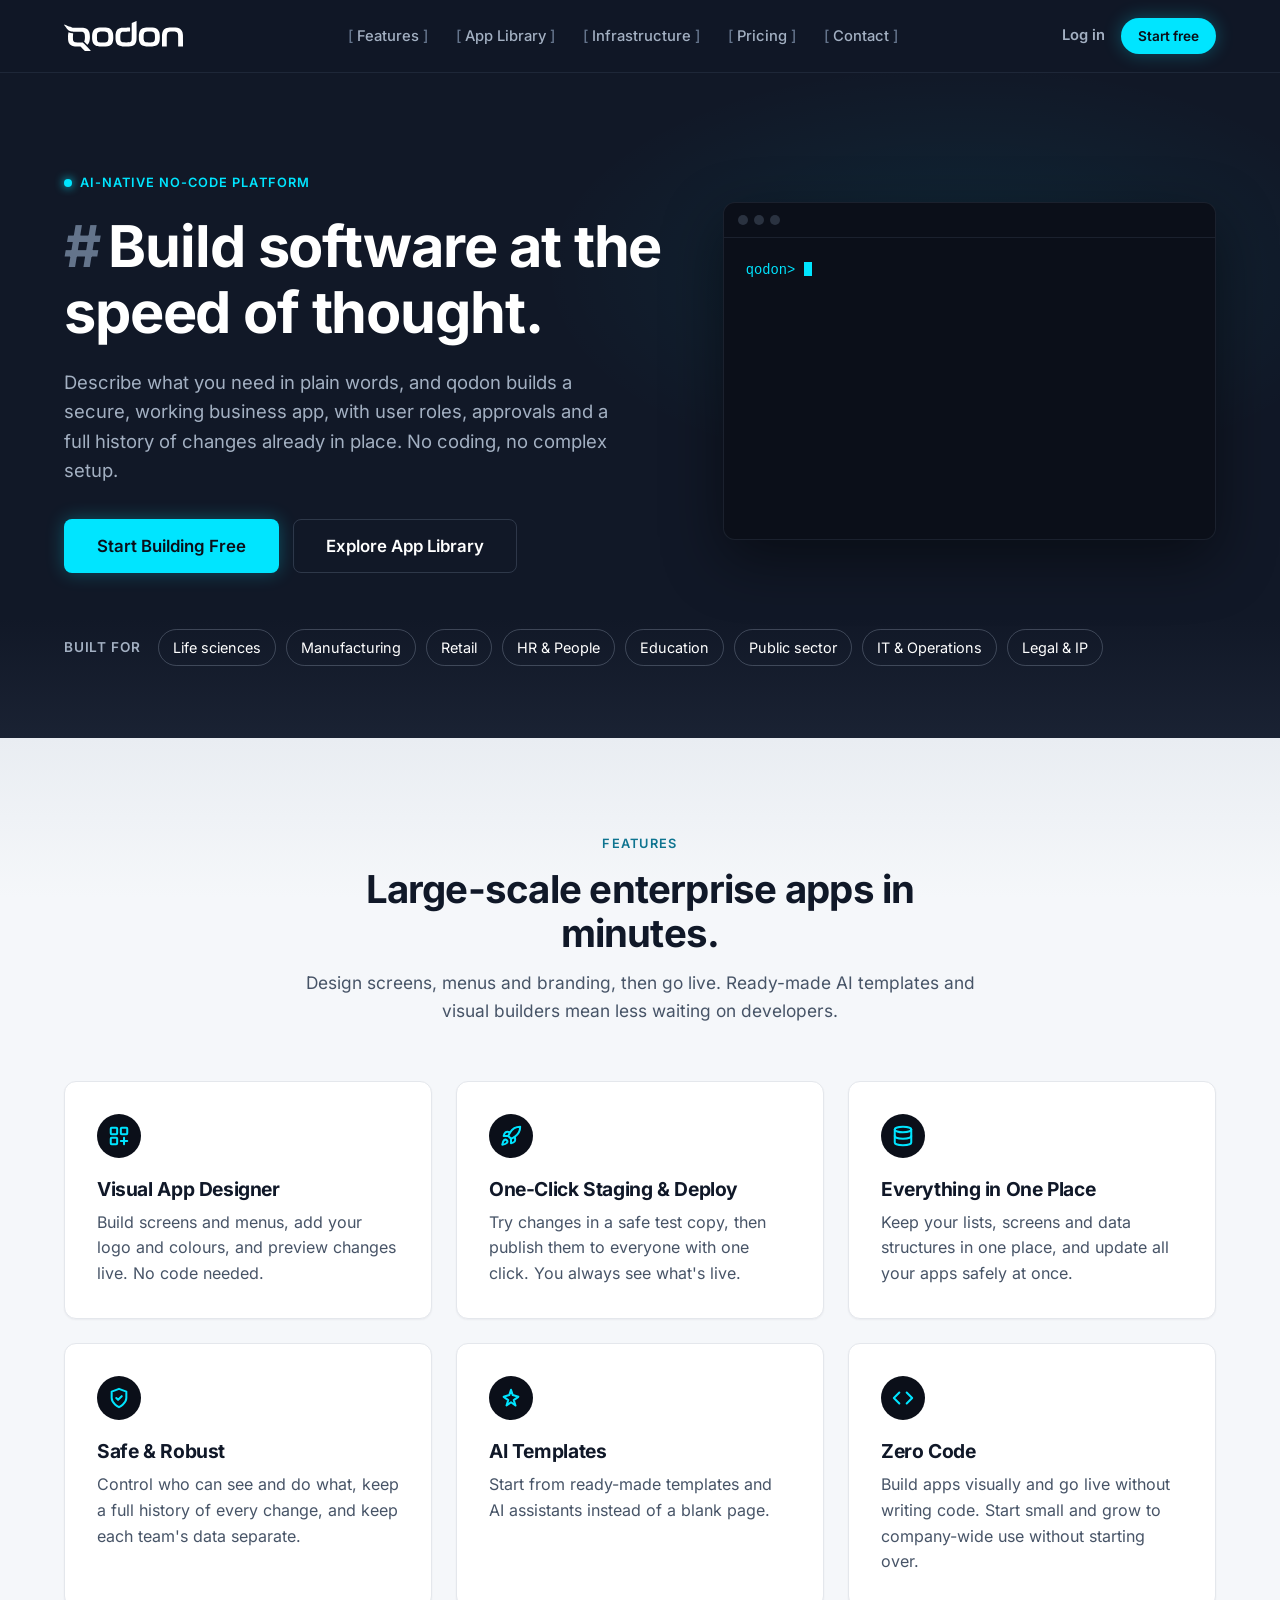
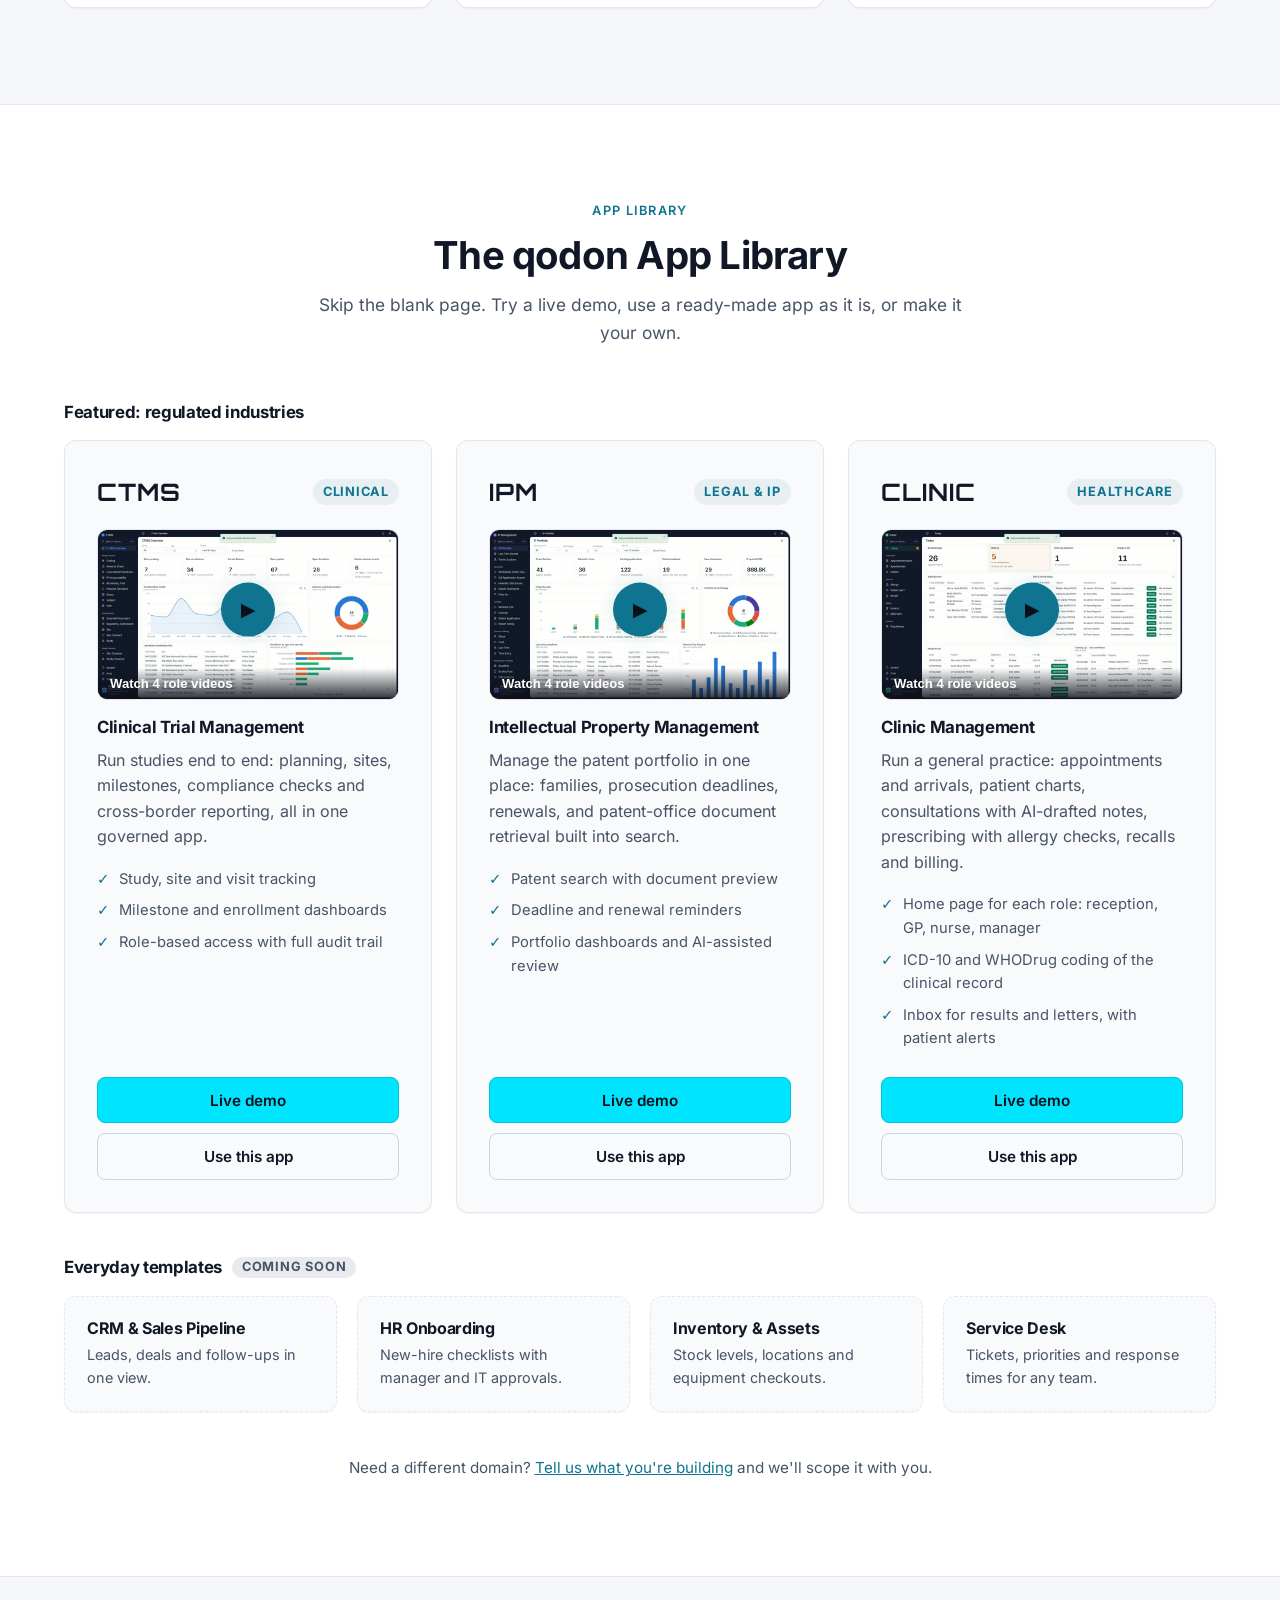
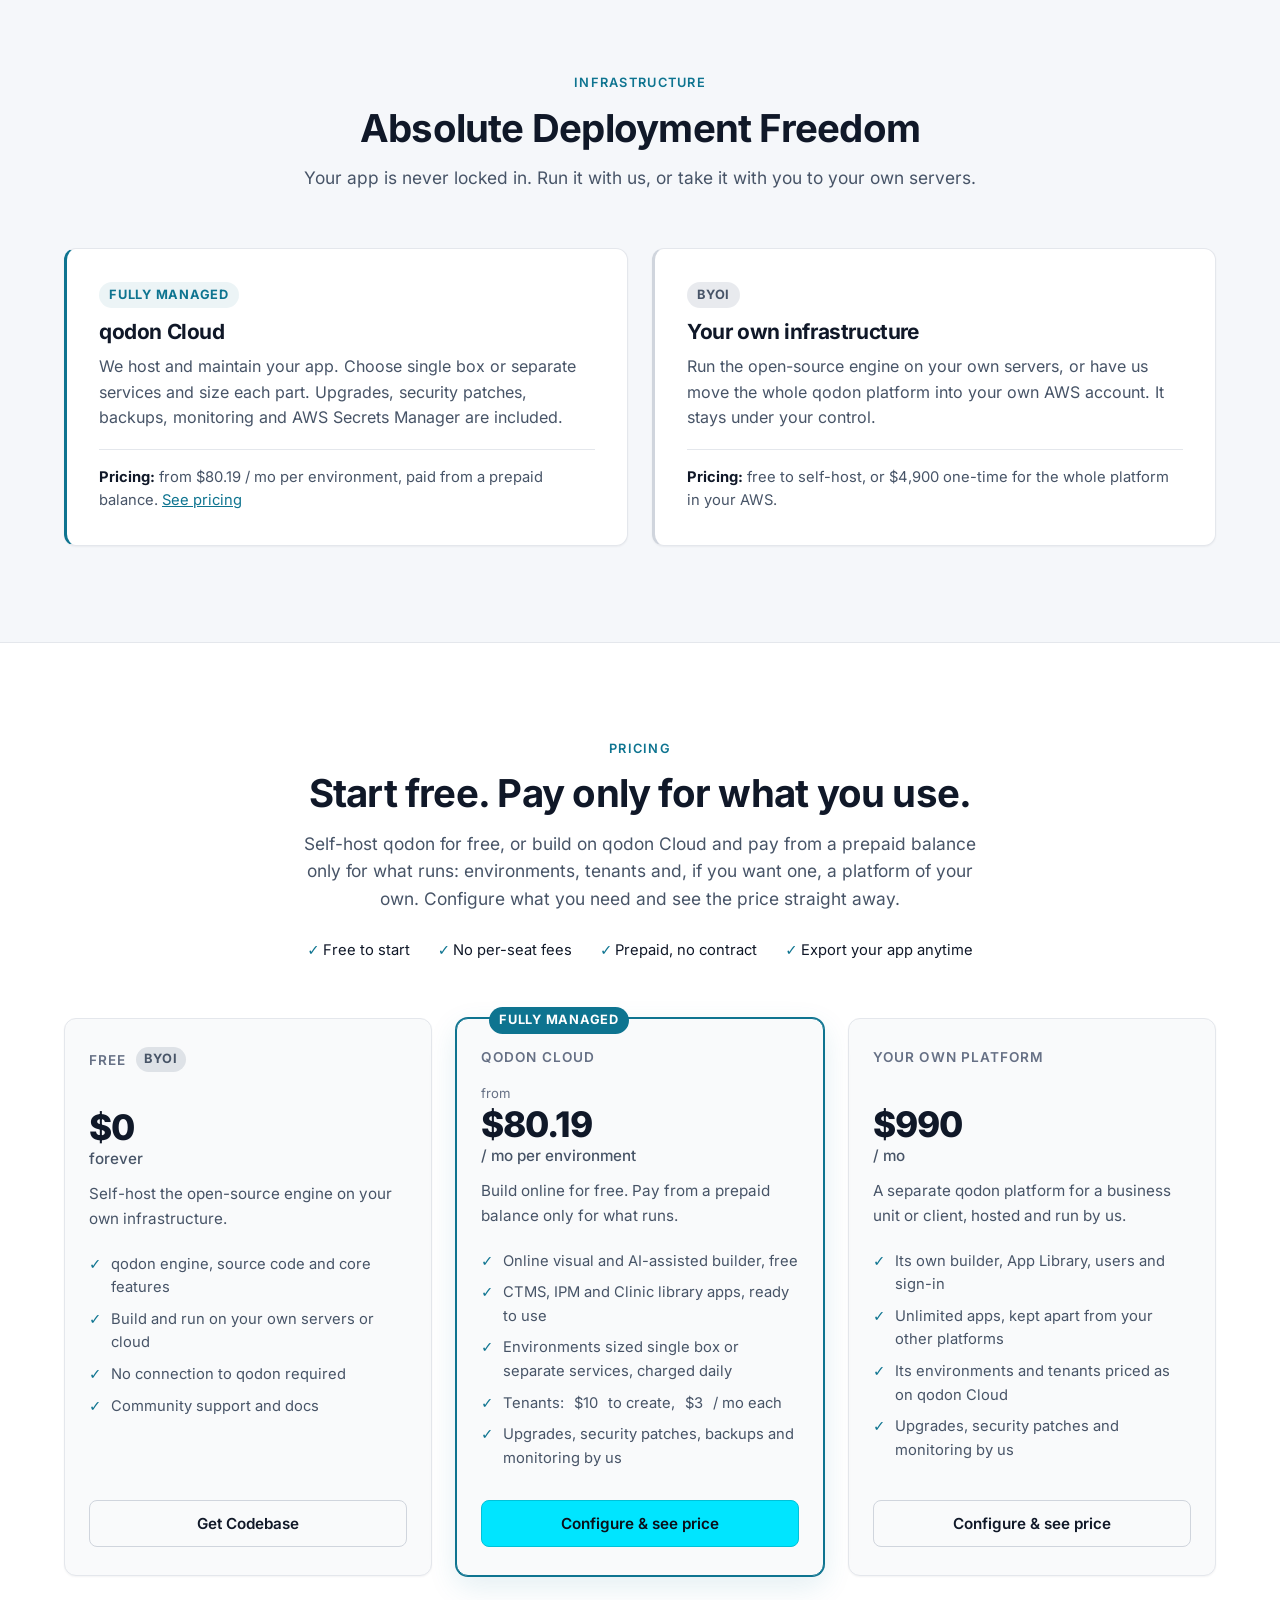
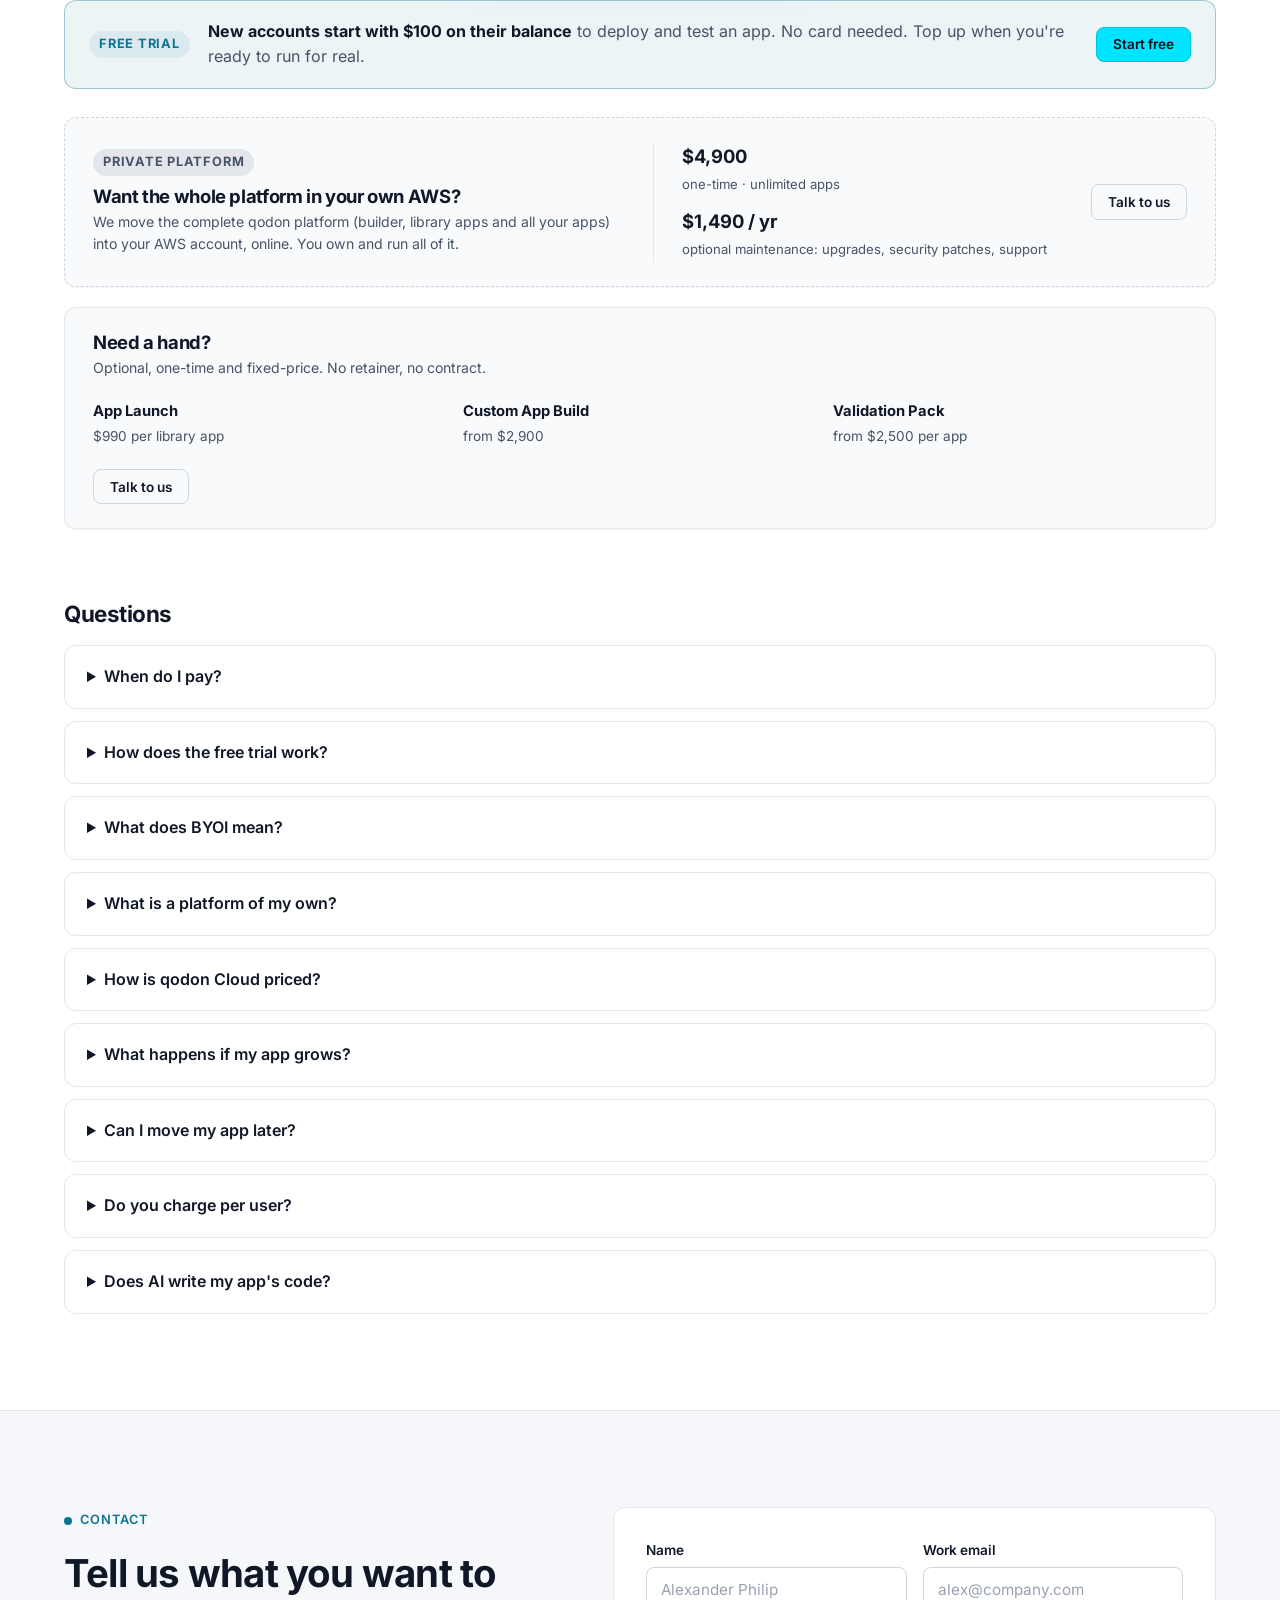
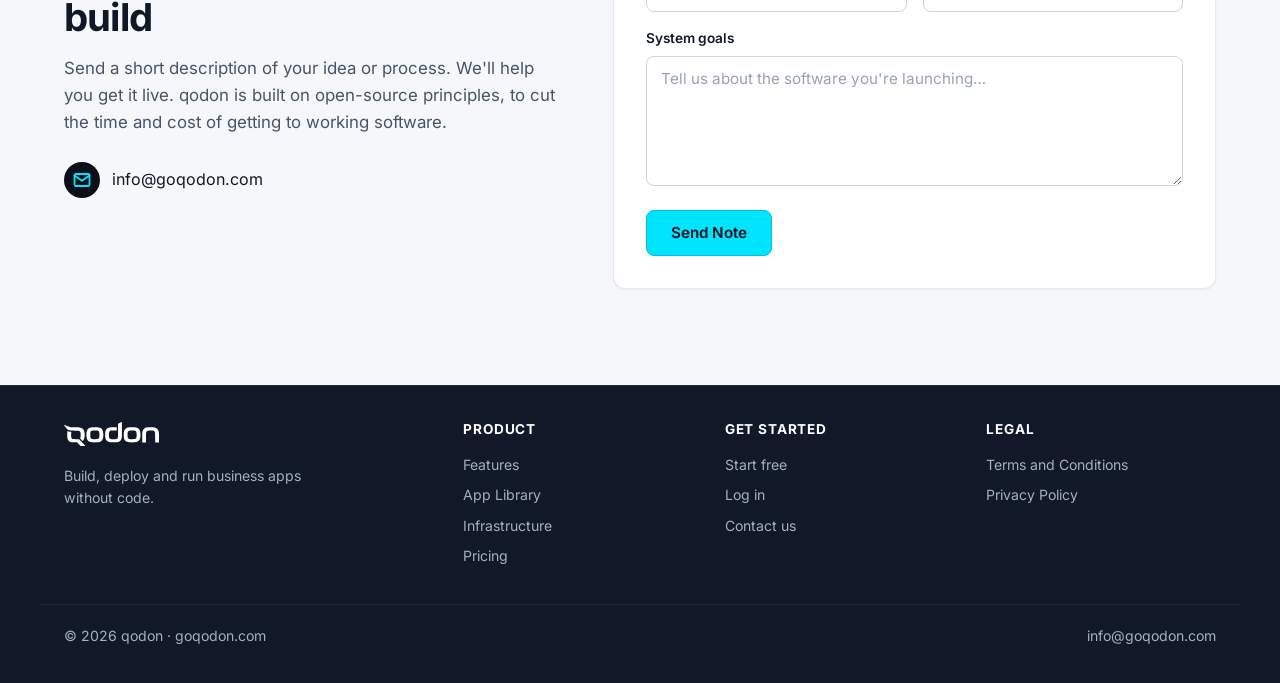
<file: index.html>
<!DOCTYPE html>
<html lang="en">
<head>
  <meta charset="utf-8">
  <meta name="viewport" content="width=device-width, initial-scale=1.0">
  <title>qodon | No-code platform to build and deploy business apps</title>
  <meta name="description" content="Build business apps without code, with AI help when you want it. Start from ready-made apps such as clinical trials, IP and clinic management, deploy to your own cloud or ours, and pay per app, not per seat.">
  <meta name="theme-color" content="#0B0F19">
  <link rel="icon" href="favicon.ico" sizes="32x32">
  <link rel="icon" type="image/svg+xml" href="images/brand/qodon-q-tile.svg">
  <link rel="apple-touch-icon" href="images/brand/apple-touch-icon.png">
  <meta property="og:title" content="qodon | Build software at the speed of thought">
  <meta property="og:description" content="Build business apps without code, deploy to your own cloud or ours, and pay only for what runs, not per seat. Start free.">
  <meta property="og:type" content="website">
  <meta property="og:url" content="https://goqodon.com/">
  <!-- link preview card (LinkedIn, Slack, WhatsApp, Teams…). Must be an absolute URL. -->
  <meta property="og:image" content="https://goqodon.com/images/brand/og-image.png">
  <meta property="og:image:width" content="1200">
  <meta property="og:image:height" content="630">
  <meta property="og:image:alt" content="qodon: Build software at the speed of thought. AI-native no-code platform with CTMS, IPM and Clinic apps.">
  <meta property="og:site_name" content="qodon">
  <meta name="twitter:card" content="summary_large_image">
  <meta name="twitter:image" content="https://goqodon.com/images/brand/og-image.png">
  <link rel="stylesheet" href="fonts.css">
  <link rel="stylesheet" href="qodon.css">
  <link rel="stylesheet" href="hybrid.css">
  <script type="application/ld+json">{
    "@context": "https://schema.org",
    "@type": "Organization",
    "name": "qodon",
    "url": "https://goqodon.com",
    "email": "info@goqodon.com"
  }</script>
  <script type="application/ld+json">{
    "@context": "https://schema.org",
    "@type": "SoftwareApplication",
    "name": "qodon",
    "url": "https://goqodon.com",
    "applicationCategory": "BusinessApplication",
    "operatingSystem": "Web",
    "description": "No-code platform to build, deploy and run business applications, with optional AI assistance.",
    "offers": { "@type": "Offer", "price": "0", "priceCurrency": "USD", "description": "Free to start" }
  }</script>
</head>
<body>
  <a class="skip-link" href="#top">Skip to content</a>

  <!-- ===== Header ===== -->
  <header class="site-header">
    <div class="container nav-wrap">
      <a href="#top" class="wordmark" aria-label="qodon home"><img src="images/brand/qodon-wordmark.svg" alt="qodon"></a>
      <nav aria-label="Main">
        <ul class="nav-links" id="nav-links">
          <li><a href="#features">Features</a></li>
          <li><a href="#library">App Library</a></li>
          <li><a href="#deployment">Infrastructure</a></li>
          <li><a href="#pricing">Pricing</a></li>
          <li><a href="#contact">Contact</a></li>
          <li class="nav-mobile-only"><a data-link="login">Log in</a></li>
        </ul>
      </nav>
      <div class="nav-actions">
        <a data-link="login" class="nav-login">Log in</a>
        <a data-link="signup" class="btn btn-neon btn-pill btn-sm">Start free</a>
        <button class="nav-toggle" aria-label="Open menu" aria-controls="nav-links" aria-expanded="false">☰</button>
      </div>
    </div>
  </header>

  <main id="top">

    <!-- ===== Hero ===== -->
    <section class="hero">
      <div class="container hero-grid">
        <div>
          <span class="eyebrow"><span class="dot"></span>AI-native no-code platform</span>
          <h1><span class="hash">#</span>Build software at the speed of thought.</h1>
          <p class="lead">Describe what you need in plain words, and qodon builds a secure, working business app, with user roles, approvals and a full history of changes already in place. No coding, no complex setup.</p>
          <div class="hero-actions">
            <a data-link="signup" class="btn btn-neon btn-lg">Start Building Free</a>
            <a href="#library" class="btn btn-outline btn-lg">Explore App Library</a>
          </div>
        </div>
        <div class="terminal" aria-hidden="true">
          <div class="terminal-bar"><span></span><span></span><span></span></div>
          <div class="terminal-body" id="tBody">
            <div><span class="p">qodon&gt;</span> <span class="w">Track stock across three warehouses with low-stock alerts</span></div>
            <div><span class="m">→ data model:</span> <span class="v">Product, Warehouse, Stock level, Reorder</span></div>
            <div><span class="m">→ screens:</span> <span class="v">Product list · Product form · Stock dashboard</span></div>
            <div><span class="m">→ menu:</span> <span class="v">Inventory › Products, Warehouses, Reorders</span></div>
            <div><span class="m">→ workflow:</span> <span class="v">Reorder: Draft → Approved → Ordered</span></div>
            <div><span class="m">→ roles:</span> <span class="v">Store manager, Clerk · approvals on</span></div>
            <div><span class="ok">✓ app ready</span> <span class="m">· test copy created</span></div>
            <div><span class="p">qodon&gt;</span> <span class="cursor"></span></div>
          </div>
        </div>
      </div>
      <div class="container industries" aria-label="Industries">
        <span class="industries-label">Built for</span>
        <ul>
          <li>Life sciences</li><li>Manufacturing</li><li>Retail</li><li>HR &amp; People</li>
          <li>Education</li><li>Public sector</li><li>IT &amp; Operations</li><li>Legal &amp; IP</li>
        </ul>
      </div>
    </section>

    <!-- ===== Features ===== -->
    <section class="section section-alt" id="features">
      <div class="container">
        <div class="section-head">
          <span class="kicker">Features</span>
          <h2>Large-scale enterprise apps in minutes.</h2>
          <p>Design screens, menus and branding, then go live. Ready-made AI templates and visual builders mean less waiting on developers.</p>
        </div>
        <div class="grid-3">
          <div class="card">
            <div class="icon-badge"><svg viewBox="0 0 24 24" fill="none" stroke="currentColor" stroke-width="2.2" stroke-linecap="round" stroke-linejoin="round"><rect x="3" y="3" width="7" height="7" rx="1"/><rect x="14" y="3" width="7" height="7" rx="1"/><rect x="3" y="14" width="7" height="7" rx="1"/><path d="M14 17.5h7M17.5 14v7"/></svg></div>
            <h3>Visual App Designer</h3>
            <p>Build screens and menus, add your logo and colours, and preview changes live. No code needed.</p>
          </div>
          <div class="card">
            <div class="icon-badge"><svg viewBox="0 0 24 24" fill="none" stroke="currentColor" stroke-width="2.2" stroke-linecap="round" stroke-linejoin="round"><path d="M4.5 16.5c-1.5 1.3-2 5-2 5s3.7-.5 5-2c.7-.8.7-2.1-.1-2.9a2.2 2.2 0 0 0-2.9-.1z"/><path d="M12 15l-3-3a22 22 0 0 1 2-3.9A12.9 12.9 0 0 1 22 2c0 2.7-.8 7.5-6 11a22.4 22.4 0 0 1-4 2z"/><path d="M9 12H4s.6-3 2-4c1.6-1.1 5 0 5 0M12 15v5s3-.6 4-2c1.1-1.6 0-5 0-5"/></svg></div>
            <h3>One-Click Staging &amp; Deploy</h3>
            <p>Try changes in a safe test copy, then publish them to everyone with one click. You always see what's live.</p>
          </div>
          <div class="card">
            <div class="icon-badge"><svg viewBox="0 0 24 24" fill="none" stroke="currentColor" stroke-width="2.2" stroke-linecap="round" stroke-linejoin="round"><ellipse cx="12" cy="5" rx="9" ry="3"/><path d="M3 5v14c0 1.7 4 3 9 3s9-1.3 9-3V5"/><path d="M3 12c0 1.7 4 3 9 3s9-1.3 9-3"/></svg></div>
            <h3>Everything in One Place</h3>
            <p>Keep your lists, screens and data structures in one place, and update all your apps safely at once.</p>
          </div>
          <div class="card">
            <div class="icon-badge"><svg viewBox="0 0 24 24" fill="none" stroke="currentColor" stroke-width="2.2" stroke-linecap="round" stroke-linejoin="round"><path d="M12 22s8-4 8-10V5l-8-3-8 3v7c0 6 8 10 8 10z"/><path d="M9 12l2 2 4-4"/></svg></div>
            <h3>Safe &amp; Robust</h3>
            <p>Control who can see and do what, keep a full history of every change, and keep each team's data separate.</p>
          </div>
          <div class="card">
            <div class="icon-badge"><svg viewBox="0 0 24 24" fill="none" stroke="currentColor" stroke-width="2.2" stroke-linecap="round" stroke-linejoin="round"><path d="M12 3l1.9 5.8L20 10.7l-5 3.6 1.9 5.9L12 16.6l-4.9 3.6L9 14.3l-5-3.6 6.1-1.9z"/></svg></div>
            <h3>AI Templates</h3>
            <p>Start from ready-made templates and AI assistants instead of a blank page.</p>
          </div>
          <div class="card">
            <div class="icon-badge"><svg viewBox="0 0 24 24" fill="none" stroke="currentColor" stroke-width="2.2" stroke-linecap="round" stroke-linejoin="round"><path d="M16 18l6-6-6-6M8 6l-6 6 6 6"/></svg></div>
            <h3>Zero Code</h3>
            <p>Build apps visually and go live without writing code. Start small and grow to company-wide use without starting over.</p>
          </div>
        </div>
      </div>
    </section>

    <!-- ===== App Library ===== -->
    <section class="section" id="library">
      <div class="container">
        <div class="section-head">
          <span class="kicker">App Library</span>
          <h2>The qodon App Library</h2>
          <p>Skip the blank page. Try a live demo, use a ready-made app as it is, or make it your own.</p>
        </div>
        <h3 class="lib-group">Featured: regulated industries</h3>
        <div class="grid-3">

          <!-- CTMS -->
          <article class="card app-card">
            <div class="app-top"><span class="app-code">CTMS</span><span class="tag">Clinical</span></div>
            <button type="button" class="app-video" data-videos="ctms" hidden><img alt="" loading="lazy" width="960" height="540"><span class="app-video-play" aria-hidden="true">&#9654;</span><span class="app-video-label"></span></button>
            <h3>Clinical Trial Management</h3>
            <p>Run studies end to end: planning, sites, milestones, compliance checks and cross-border reporting, all in one governed app.</p>
            <ul class="ticks">
              <li>Study, site and visit tracking</li>
              <li>Milestone and enrollment dashboards</li>
              <li>Role-based access with full audit trail</li>
            </ul>
            <div class="app-actions">
              <a data-link="demo:ctms" class="btn btn-neon" target="_blank" rel="noopener">Live demo</a>
              <a data-link="use:ctms" class="btn btn-outline">Use this app</a>
            </div>
          </article>

          <!-- IPM -->
          <article class="card app-card">
            <div class="app-top"><span class="app-code">IPM</span><span class="tag">Legal &amp; IP</span></div>
            <button type="button" class="app-video" data-videos="ipm" hidden><img alt="" loading="lazy" width="960" height="540"><span class="app-video-play" aria-hidden="true">&#9654;</span><span class="app-video-label"></span></button>
            <h3>Intellectual Property Management</h3>
            <p>Manage the patent portfolio in one place: families, prosecution deadlines, renewals, and patent-office document retrieval built into search.</p>
            <ul class="ticks">
              <li>Patent search with document preview</li>
              <li>Deadline and renewal reminders</li>
              <li>Portfolio dashboards and AI-assisted review</li>
            </ul>
            <div class="app-actions">
              <a data-link="demo:ipm" class="btn btn-neon" target="_blank" rel="noopener">Live demo</a>
              <a data-link="use:ipm" class="btn btn-outline">Use this app</a>
            </div>
          </article>

          <!-- Clinic -->
          <article class="card app-card">
            <div class="app-top"><span class="app-code">CLINIC</span><span class="tag">Healthcare</span></div>
            <button type="button" class="app-video" data-videos="clinic" hidden><img alt="" loading="lazy" width="960" height="540"><span class="app-video-play" aria-hidden="true">&#9654;</span><span class="app-video-label"></span></button>
            <h3>Clinic Management</h3>
            <p>Run a general practice: appointments and arrivals, patient charts, consultations with AI-drafted notes, prescribing with allergy checks, recalls and billing.</p>
            <ul class="ticks">
              <li>Home page for each role: reception, GP, nurse, manager</li>
              <li>ICD-10 and WHODrug coding of the clinical record</li>
              <li>Inbox for results and letters, with patient alerts</li>
            </ul>
            <div class="app-actions">
              <a data-link="demo:clinic" class="btn btn-neon" target="_blank" rel="noopener">Live demo</a>
              <a data-link="use:clinic" class="btn btn-outline">Use this app</a>
            </div>
          </article>

        </div>
        <h3 class="lib-group">Everyday templates <span class="tag tag-slate">Coming soon</span></h3>
        <div class="grid-4 everyday">
          <article class="card"><h4>CRM &amp; Sales Pipeline</h4><p>Leads, deals and follow-ups in one view.</p></article>
          <article class="card"><h4>HR Onboarding</h4><p>New-hire checklists with manager and IT approvals.</p></article>
          <article class="card"><h4>Inventory &amp; Assets</h4><p>Stock levels, locations and equipment checkouts.</p></article>
          <article class="card"><h4>Service Desk</h4><p>Tickets, priorities and response times for any team.</p></article>
        </div>
        <p class="library-note">Need a different domain? <a href="#contact">Tell us what you're building</a> and we'll scope it with you.</p>
      </div>
    </section>

    <!-- ===== Deployment ===== -->
    <section class="section section-alt" id="deployment">
      <div class="container">
        <div class="section-head">
          <span class="kicker">Infrastructure</span>
          <h2>Absolute Deployment Freedom</h2>
          <p>Your app is never locked in. Run it with us, or take it with you to your own servers.</p>
        </div>
        <div class="deploy-split">
          <div class="card deploy-box active">
            <span class="tag">Fully managed</span>
            <h3>qodon Cloud</h3>
            <p>We host and maintain your app. Choose single box or separate services and size each part. Upgrades, security patches, backups, monitoring and AWS Secrets Manager are included.</p>
            <div class="fee"><strong>Pricing:</strong> from <span data-price="env_single_box_s">$80.19</span> / mo per environment, paid from a prepaid balance. <a href="#pricing">See pricing</a></div>
          </div>
          <div class="card deploy-box">
            <span class="tag tag-slate">BYOI</span>
            <h3>Your own infrastructure</h3>
            <p>Run the open-source engine on your own servers, or have us move the whole qodon platform into your own AWS account. It stays under your control.</p>
            <div class="fee"><strong>Pricing:</strong> free to self-host, or <span data-price="byoi_deployment">$4,900</span> one-time for the whole platform in your AWS.</div>
          </div>
        </div>
      </div>
    </section>

    <!-- ===== Pricing ===== -->
    <section class="section" id="pricing">
      <div class="container">
        <div class="section-head">
          <span class="kicker">Pricing</span>
          <h2>Start free. Pay only for what you use.</h2>
          <p>Self-host qodon for free, or build on qodon Cloud and pay from a prepaid balance only for what runs: environments, tenants and, if you want one, a platform of your own. Configure what you need and see the price straight away.</p>
          <div class="promise">
            <span>Free to start</span>
            <span>No per-seat fees</span>
            <span>Prepaid, no contract</span>
            <span>Export your app anytime</span>
          </div>
        </div>

        <div class="grid-3 plans">
          <!-- Free -->
          <div class="card price-card">
            <div class="price-name">Free <span class="byoi">BYOI</span></div>
            <div class="price-pre"></div>
            <div class="price">$0 <small>forever</small></div>
            <p class="price-desc">Self-host the open-source engine on your own infrastructure.</p>
            <ul class="ticks">
              <li>qodon engine, source code and core features</li>
              <li>Build and run on your own servers or cloud</li>
              <li>No connection to qodon required</li>
              <li>Community support and docs</li>
            </ul>
            <a data-link="codebase" class="btn btn-outline">Get Codebase</a>
          </div>

          <!-- qodon Cloud: pay as you go from a prepaid balance -->
          <div class="card price-card featured">
            <span class="tag">Fully managed</span>
            <div class="price-name">qodon Cloud</div>
            <div class="price-pre">from</div>
            <div class="price"><span data-price="env_single_box_s">$80.19</span> <small>/ mo per environment</small></div>
            <p class="price-desc">Build online for free. Pay from a prepaid balance only for what runs.</p>
            <ul class="ticks">
              <li>Online visual and AI-assisted builder, free</li>
              <li>CTMS, IPM and Clinic library apps, ready to use</li>
              <li>Environments sized single box or separate services, charged daily</li>
              <li>Tenants: <span data-price="tenant_creation">$10</span> to create, <span data-price="tenant_upkeep">$3</span> / mo each</li>
              <li>Upgrades, security patches, backups and monitoring by us</li>
            </ul>
            <button type="button" class="btn btn-neon" data-open="hosted">Configure &amp; see price</button>
          </div>

          <!-- A platform of your own on qodon Cloud -->
          <div class="card price-card">
            <div class="price-name">Your own platform</div>
            <div class="price-pre"></div>
            <div class="price"><span data-price="platform_here">$990</span> <small>/ mo</small></div>
            <p class="price-desc">A separate qodon platform for a business unit or client, hosted and run by us.</p>
            <ul class="ticks">
              <li>Its own builder, App Library, users and sign-in</li>
              <li>Unlimited apps, kept apart from your other platforms</li>
              <li>Its environments and tenants priced as on qodon Cloud</li>
              <li>Upgrades, security patches and monitoring by us</li>
            </ul>
            <button type="button" class="btn btn-outline" data-open="platform">Configure &amp; see price</button>
          </div>
        </div>

        <div class="trial">
          <span class="tag">Free trial</span>
          <p><b>New accounts start with $100 on their balance</b> to deploy and test an app. No card needed. Top up when you're ready to run for real.</p>
          <a data-link="signup" class="btn btn-neon btn-sm">Start free</a>
        </div>

        <!-- Private Platform line -->
        <div class="card private">
          <div class="private-text">
            <span class="tag tag-slate">Private Platform</span>
            <h3>Want the whole platform in your own AWS?</h3>
            <p>We move the complete qodon platform (builder, library apps and all your apps) into your AWS account, online. You own and run all of it.</p>
          </div>
          <div class="private-price">
            <div><b data-price="byoi_deployment">$4,900</b><span>one-time · unlimited apps</span></div>
            <div><b>$1,490 / yr</b><span>optional maintenance: upgrades, security patches, support</span></div>
          </div>
          <a href="#contact" class="btn btn-outline btn-sm">Talk to us</a>
        </div>

        <!-- Services strip -->
        <div class="card services">
          <div class="services-head">
            <h3>Need a hand?</h3>
            <p>Optional, one-time and fixed-price. No retainer, no contract.</p>
          </div>
          <div class="services-list">
            <div><b>App Launch</b><span>$990 per library app</span></div>
            <div><b>Custom App Build</b><span>from $2,900</span></div>
            <div><b>Validation Pack</b><span>from $2,500 per app</span></div>
          </div>
          <a href="#contact" class="btn btn-outline btn-sm">Talk to us</a>
        </div>

        <!-- FAQ -->
        <div class="faq">
          <h3>Questions</h3>
          <details>
            <summary>When do I pay?</summary>
            <p>Only for what runs. Sign up and build free. When your app is ready, you deploy a release to an environment and see its price before you confirm. Charges come from your prepaid balance: one-time items when they happen, and running items (environments, tenants, platforms) a thirtieth of their monthly price each day. Top up whenever you like.</p>
          </details>
          <details>
            <summary>How does the free trial work?</summary>
            <p>New accounts start with $100 on their balance, enough to deploy and test an app on a small single-box environment. No card is needed. When the balance runs low you top it up; nothing renews automatically.</p>
          </details>
          <details>
            <summary>What does BYOI mean?</summary>
            <p>Bring Your Own Infrastructure. Your app runs on servers you own, such as your AWS account or your data centre, and you pay that provider directly.</p>
          </details>
          <details>
            <summary>What is a platform of my own?</summary>
            <p>A separate qodon platform with its own builder, App Library, users and sign-in, for keeping a business unit or a client apart. On qodon Cloud we host and run it for a monthly price, and its environments and tenants are priced as usual. Or we move a whole platform into your own AWS for a one-time price, and you run it.</p>
          </details>
          <details>
            <summary>How is qodon Cloud priced?</summary>
            <p>Each environment has a size. <b>Single box</b> runs everything on one server and costs less. <b>Separate services</b> runs the web server, API and database separately so each can scale. Add-ons such as a load balancer, extra database storage or a custom domain each have a clear monthly price. Tenants and release deployments are priced per item. Every price is shown before you confirm.</p>
          </details>
          <details>
            <summary>What happens if my app grows?</summary>
            <p>Nothing stops working. We tell you when you're close to what you configured and suggest the change. You only pay more once you agree.</p>
          </details>
          <details>
            <summary>Can I move my app later?</summary>
            <p>Yes. Move between qodon Cloud and your own infrastructure at any time, with a full export of your app and data and no exit fee.</p>
          </details>
          <details>
            <summary>Do you charge per user?</summary>
            <p>No. You pay for what runs: environments, tenants and platforms. Your whole team can use it.</p>
          </details>
          <details>
            <summary>Does AI write my app's code?</summary>
            <p>No. AI only helps draft your app's configuration (data models, screens, menus and workflows) from qodon's own building blocks. You see what it proposes before anything is created, everything arrives as a draft you can review and change, and your app runs on the same qodon engine as every other app. There's no generated code to maintain or debug, and you can build everything yourself without AI if you prefer.</p>
          </details>
        </div>
      </div>
    </section>

    <!-- ===== Contact ===== -->
    <section class="section section-alt" id="contact">
      <div class="container contact-grid">
        <div class="contact-info">
          <span class="eyebrow"><span class="dot"></span>Contact</span>
          <h2>Tell us what you want to build</h2>
          <p>Send a short description of your idea or process. We'll help you get it live. qodon is built on open-source principles, to cut the time and cost of getting to working software.</p>
          <a class="contact-line" href="mailto:info@goqodon.com">
            <span class="icon-badge"><svg viewBox="0 0 24 24" fill="none" stroke="currentColor" stroke-width="2.4" stroke-linecap="round" stroke-linejoin="round"><rect x="2" y="4" width="20" height="16" rx="2"/><path d="M22 6l-10 7L2 6"/></svg></span>
            info@goqodon.com
          </a>
        </div>
        <div class="card">
          <!-- Opens the visitor's mail client addressed to info@goqodon.com. Swap for a form backend when one is chosen. -->
          <form class="form" id="contact-form">
            <div class="form-row">
              <div>
                <label for="cf-name">Name</label>
                <input id="cf-name" name="name" type="text" placeholder="Alexander Philip" required>
              </div>
              <div>
                <label for="cf-email">Work email</label>
                <input id="cf-email" name="email" type="email" placeholder="alex@company.com" required>
              </div>
            </div>
            <div>
              <label for="cf-goals">System goals</label>
              <textarea id="cf-goals" name="goals" placeholder="Tell us about the software you're launching…" required></textarea>
            </div>
            <button type="submit" class="btn btn-neon">Send Note</button>
          </form>
        </div>
      </div>
    </section>

  </main>

  <!-- ===== Role videos ===== -->
  <div class="cfg-backdrop" id="vid" role="dialog" aria-modal="true" aria-labelledby="vidTitle">
    <div class="cfg vid">
      <div class="cfg-head">
        <div>
          <h3 id="vidTitle"></h3>
          <p id="vidSub">One short video for each role: what that person sees when they sign in, and a task or two.</p>
        </div>
        <button type="button" class="cfg-close" aria-label="Close" id="vidClose">&#10005;</button>
      </div>
      <div class="vid-body">
        <video id="vidPlayer" controls playsinline preload="metadata"></video>
        <div class="vid-list" id="vidList" role="tablist" aria-label="Roles"></div>
      </div>
    </div>
  </div>

  <!-- ===== Configurator ===== -->
  <div class="cfg-backdrop" id="cfg" role="dialog" aria-modal="true" aria-labelledby="cfgTitle">
    <div class="cfg">
      <div class="cfg-head">
        <div>
          <h3 id="cfgTitle"></h3>
          <p id="cfgSub"></p>
        </div>
        <button type="button" class="cfg-close" aria-label="Close" id="cfgClose">✕</button>
      </div>
      <div class="cfg-body">
        <form class="cfg-form" id="cfgForm" onsubmit="return false">
          <div class="cfg-group">
            <h4>Environments on qodon Cloud</h4>
            <div class="cfg-row"><label for="f_envs">Environments<span class="help">For example UAT and production</span></label><input type="number" id="f_envs" min="0" max="20" step="1"></div>
            <div class="cfg-row"><label for="f_topo">Topology<span class="help">Single box costs less. Separate services scale independently. Can't be changed after the first deployment.</span></label>
              <select id="f_topo"><option value="single_box">Single box</option><option value="separate">Separate services</option></select></div>
            <div class="cfg-row"><label for="f_size">Size<span class="help">S suits testing and small teams; M and L carry more users and data</span></label>
              <select id="f_size"><option value="s">S</option><option value="m">M</option><option value="l">L</option></select></div>
            <div class="cfg-row" data-topo="single_box"><label for="f_lb">Load balancer<span class="help">Single box S and M (L includes one)</span></label><input type="checkbox" id="f_lb"></div>
            <div class="cfg-row" data-topo="separate"><label for="f_nat">NAT high availability<span class="help">A second NAT gateway for redundancy</span></label><input type="checkbox" id="f_nat"></div>
            <div class="cfg-row" data-topo="separate"><label for="f_docdb">Extra database instances<span class="help">Read replica or failover copy</span></label><input type="number" id="f_docdb" min="0" max="3" step="1"></div>
            <div class="cfg-row"><label for="f_dbgb">Extra database storage (GB)<span class="help">Per environment, in 10 GB steps</span></label><input type="number" id="f_dbgb" min="0" step="10"></div>
            <div class="cfg-row"><label for="f_domain">Custom domain<span class="help">Your own address with its certificate</span></label><input type="checkbox" id="f_domain"></div>
            <div class="cfg-row"><label for="f_test">Test platform<span class="help">A second, isolated platform tenant in the same environment</span></label><input type="checkbox" id="f_test"></div>
          </div>

          <div class="cfg-group">
            <h4>Tenants and more</h4>
            <div class="cfg-row"><label for="f_tenants">Tenants<span class="help">Customers or sites, each with its own data</span></label><input type="number" id="f_tenants" min="0" step="1"></div>
            <div class="cfg-row"><label for="f_platform">A platform of your own<span class="help">Its own builder, library, users and sign-in, run by us</span></label><input type="checkbox" id="f_platform"></div>
            <div class="cfg-row"><label for="f_support">Priority support</label><input type="checkbox" id="f_support"></div>
          </div>
        </form>

        <div class="cfg-sum">
          <h4>Monthly estimate</h4>
          <p class="cfg-est">Paid from your prepaid balance: every price is shown in the platform before you confirm. New accounts start with $100.</p>
          <div class="cfg-lines" id="cfgLines"></div>
          <div class="cfg-total">
            <div class="big" id="cfgTotal">$0 <small>/ mo</small></div>
            <div class="annual" id="cfgAnnual"></div>
          </div>
          <div class="cfg-actions">
            <a href="#" class="btn btn-neon" id="cfgGo">Start free</a>
            <button type="button" class="cfg-reset" id="cfgReset">Reset to defaults</button>
          </div>
          <p class="cfg-note" id="cfgNote"></p>
        </div>
      </div>
    </div>
  </div>

  <!-- ===== Footer ===== -->
  <footer class="site-footer">
    <div class="container footer-grid">
      <div class="footer-brand">
        <a href="#top" class="wordmark"><img src="images/brand/qodon-wordmark.svg" alt="qodon"></a>
        <p>Build, deploy and run business apps without code.</p>
      </div>
      <nav class="footer-col" aria-label="Product">
        <h4>Product</h4>
        <a href="#features">Features</a>
        <a href="#library">App Library</a>
        <a href="#deployment">Infrastructure</a>
        <a href="#pricing">Pricing</a>
      </nav>
      <nav class="footer-col" aria-label="Get started">
        <h4>Get started</h4>
        <a data-link="signup">Start free</a>
        <a data-link="login">Log in</a>
        <a href="#contact">Contact us</a>
      </nav>
      <nav class="footer-col" aria-label="Legal">
        <h4>Legal</h4>
        <!-- The platform's own, from its branding (Tenants › platform › Branding). -->
        <a href="https://platform.goqodon.com/terms">Terms and Conditions</a>
        <a href="https://platform.goqodon.com/privacy">Privacy Policy</a>
      </nav>
    </div>
    <div class="container footer-bottom">
      <span>© 2026 qodon · goqodon.com</span>
      <a href="mailto:info@goqodon.com">info@goqodon.com</a>
    </div>
  </footer>

  <script>
    // ---- platform links: fill these in when the platform pages exist. Empty = not live yet. ----
    var LINKS = {
      login: 'https://platform.goqodon.com/login',
      signup: 'https://platform.goqodon.com/register',
      codebase: '',                      // open-source engine download / repository
      demo: { ctms: '', ipm: '', clinic: '' }
    };
    // The prices (the Console's public price book; ?pricebook=<url> to try another). Until it
    // answers, and if it can't, the figures written in the page stand.
    var PRICE_BOOK = (new URLSearchParams(location.search)).get('pricebook') || 'https://console.goqodon.com/api/price-book';
    // signup?start=<app> starts from a library app; signup?plan=<builder|hosted>&config=<base64 JSON> carries the configurator setup
    function platformLink(kind, arg, config) {
      if (kind === 'demo') return LINKS.demo[arg] || '';
      if (!LINKS[kind] && kind !== 'use' && kind !== 'plan') return '';
      if (kind === 'use') return LINKS.signup ? LINKS.signup + '?start=' + encodeURIComponent(arg) : '';
      if (kind === 'plan') return LINKS.signup ? LINKS.signup + '?plan=' + encodeURIComponent(arg) +
        '&config=' + encodeURIComponent(btoa(JSON.stringify(config || {}))) : '';
      return LINKS[kind];
    }
    function setLink(el, url) {
      if (url) { el.href = url; el.removeAttribute('aria-disabled'); el.removeAttribute('title'); }
      else { el.href = '#'; el.setAttribute('aria-disabled', 'true'); el.title = 'Coming soon'; }
    }
    document.querySelectorAll('[data-link]').forEach(function (el) {
      var p = el.dataset.link.split(':');
      setLink(el, platformLink(p[0], p[1]));
    });
    // ---- role videos: one list per library app (files in videos/). An app without videos shows no poster. ----
    var VIDEOS = {
      ctms: { name: 'Clinical Trial Management', list: [
        { role: 'Study manager', about: 'Overview, sites and submissions', file: 'ctms-study-manager', time: '0:48' },
        { role: 'CRA', about: 'Monitoring visits, reports, deviations and queries', file: 'ctms-cra', time: '0:51' },
        { role: 'Site coordinator', about: 'Visits due and an adverse event with its MedDRA term', file: 'ctms-site-coordinator', time: '1:02' },
        { role: 'Safety and coding', about: 'Serious events and MedDRA / WHODrug coding', file: 'ctms-safety', time: '0:46' }
      ] },
      ipm: { name: 'Intellectual Property Management', list: [
        { role: 'IP manager', about: 'Portfolio, family explorer and disclosures', file: 'ipm-ip-manager', time: '0:42' },
        { role: 'Patent attorney', about: 'Worldwide patent search, then a Chinese patent translated by AI, with drawings', file: 'ipm-patent-attorney', time: '1:33' },
        { role: 'Paralegal', about: 'Deadlines, renewal fees and firm invoices', file: 'ipm-paralegal', time: '0:47' },
        { role: 'Law firm', about: 'Firm docket, office actions and time', file: 'ipm-law-firm', time: '0:37' }
      ] },
      clinic: { name: 'Clinic Management', list: [
        { role: 'Reception', about: 'Arrivals, bookings and billing', file: 'clinic-reception', time: '1:12' },
        { role: 'GP', about: 'My day, the chart, a consultation and a prescription', file: 'clinic-gp', time: '2:18' },
        { role: 'Nurse', about: 'Nurse clinic, vaccines due and allergies', file: 'clinic-nurse', time: '0:47' },
        { role: 'Practice manager', about: 'Practice overview, invoices and staff', file: 'clinic-practice-manager', time: '0:50' }
      ] }
    };
    (function () {
      var box = document.getElementById('vid'), player = document.getElementById('vidPlayer'), listEl = document.getElementById('vidList');
      var opener = null;
      function play(app, i) {
        var v = VIDEOS[app].list[i];
        player.poster = 'videos/' + v.file + '.jpg';
        player.src = 'videos/' + v.file + '.mp4';
        Array.prototype.forEach.call(listEl.children, function (b, n) { b.setAttribute('aria-selected', n === i ? 'true' : 'false'); });
        player.play().catch(function () {});
      }
      function open(app) {
        var set = VIDEOS[app];
        opener = document.activeElement;
        document.getElementById('vidTitle').textContent = set.name + ': role videos';
        listEl.innerHTML = '';
        set.list.forEach(function (v, i) {
          var b = document.createElement('button');
          b.type = 'button'; b.className = 'vid-item'; b.setAttribute('role', 'tab');
          b.innerHTML = '<span class="vid-thumb"><img alt="" src="videos/' + v.file + '.jpg"><span class="vid-time"></span></span><span><b></b><small></small></span>';
          b.querySelector('b').textContent = v.role;
          b.querySelector('small').textContent = v.about;
          var time = b.querySelector('.vid-time');
          if (v.time) { time.textContent = v.time; b.setAttribute('aria-label', v.role + ', ' + v.time + ': ' + v.about); }
          else time.remove();
          b.addEventListener('click', function () { play(app, i); });
          listEl.appendChild(b);
        });
        box.classList.add('open');
        document.body.style.overflow = 'hidden';
        play(app, 0);
        document.getElementById('vidClose').focus();
      }
      function close() {
        if (!box.classList.contains('open')) return;
        player.pause(); player.removeAttribute('src'); player.load();
        box.classList.remove('open');
        document.body.style.overflow = '';
        if (opener && opener.focus) opener.focus();
      }
      document.querySelectorAll('[data-videos]').forEach(function (el) {
        var set = VIDEOS[el.dataset.videos];
        if (!set || !set.list.length) return;
        el.querySelector('img').src = 'videos/' + set.list[0].file + '.jpg';
        el.querySelector('.app-video-label').textContent = 'Watch ' + set.list.length + ' role videos';
        el.setAttribute('aria-label', 'Watch ' + set.name + ' role videos');
        el.hidden = false;
        el.addEventListener('click', function () { open(el.dataset.videos); });
      });
      document.getElementById('vidClose').addEventListener('click', close);
      box.addEventListener('click', function (e) { if (e.target === box) close(); });
      document.addEventListener('keydown', function (e) { if (e.key === 'Escape') close(); });
    })();

    // links that aren't live yet do nothing instead of jumping to the top
    document.addEventListener('click', function (e) {
      var a = e.target.closest('a[aria-disabled="true"]');
      if (a) e.preventDefault();
    });

    // hero panel: types a request, then shows each build step; cycles through industries.
    // The panel's height is fixed to the tallest example, so nothing below it moves.
    (function () {
      var EX = [
        { p: 'Track stock across three warehouses with low-stock alerts', s: [['data model', 'Product, Warehouse, Stock level, Reorder'], ['screens', 'Product list · Product form · Stock dashboard'], ['menu', 'Inventory › Products, Warehouses, Reorders'], ['workflow', 'Reorder: Draft → Approved → Ordered'], ['roles', 'Store manager, Clerk · approvals on']] },
        { p: 'Onboard new hires with manager and IT approvals', s: [['data model', 'Employee, Onboarding task, Approval, Equipment'], ['screens', 'New hires · Onboarding checklist · HR dashboard'], ['menu', 'People › New hires, Tasks, Equipment'], ['workflow', 'Task: Open → Done → Verified'], ['roles', 'HR, Manager, IT · approvals on']] },
        { p: 'Log customer tickets with priorities and response times', s: [['data model', 'Ticket, Customer, Agent, Response target'], ['screens', 'Ticket queue · Ticket form · Service dashboard'], ['menu', 'Support › Tickets, Customers, Agents'], ['workflow', 'Ticket: New → In progress → Resolved'], ['roles', 'Agent, Team lead · response alerts on']] },
        { p: 'Manage student enrolments, courses and fees', s: [['data model', 'Student, Course, Enrolment, Payment'], ['screens', 'Students · Enrolment form · Fees dashboard'], ['menu', 'Admissions › Students, Courses, Fees'], ['workflow', 'Enrolment: Applied → Accepted → Enrolled'], ['roles', 'Registrar, Finance · approvals on']] },
        { p: 'Track study sites, milestones and monitoring visits', s: [['data model', 'Study, Site, Visit, Milestone'], ['screens', 'Studies · Visit form · Study dashboard'], ['menu', 'Trials › Studies, Sites, Visits'], ['workflow', 'Visit: Planned → Done → Verified'], ['roles', 'Study manager, Monitor · audit trail on']] }
      ];
      var body = document.getElementById('tBody');
      if (!body) return;
      function esc(t) { return t.replace(/&/g, '&amp;').replace(/</g, '&lt;').replace(/>/g, '&gt;'); }
      function step(k, v) { return '<div><span class="m">\u2192 ' + k + ':</span> <span class="v">' + esc(v) + '</span></div>'; }
      var DONE = '<div><span class="ok">\u2713 app ready</span> <span class="m">\u00b7 test copy created</span></div>';
      var IDLE = '<div><span class="p">qodon&gt;</span> <span class="cursor"></span></div>';
      function full(ex) {
        return '<div><span class="p">qodon&gt;</span> <span class="w">' + esc(ex.p) + '</span></div>' +
          ex.s.map(function (x) { return step(x[0], x[1]); }).join('') + DONE + IDLE;
      }
      function fit() {
        body.style.minHeight = '';
        var max = 0;
        EX.forEach(function (ex) { body.innerHTML = full(ex); max = Math.max(max, body.offsetHeight); });
        body.style.minHeight = max + 'px';
      }
      var reduce = window.matchMedia && window.matchMedia('(prefers-reduced-motion: reduce)').matches;
      fit();
      if (reduce) { body.innerHTML = full(EX[0]); return; }
      var i = 0, timer;
      function run(ex) {
        body.innerHTML = '<div><span class="p">qodon&gt;</span> <span class="w"></span><span class="cursor"></span></div>';
        var typed = body.querySelector('.w'), c = 0;
        (function type() {
          if (c <= ex.p.length) { typed.textContent = ex.p.slice(0, c++); timer = setTimeout(type, 28); return; }
          body.querySelector('.cursor').remove();
          (function next(k) {
            timer = setTimeout(function () {
              if (k < ex.s.length) { body.insertAdjacentHTML('beforeend', step(ex.s[k][0], ex.s[k][1])); next(k + 1); }
              else {
                body.insertAdjacentHTML('beforeend', DONE + IDLE);
                timer = setTimeout(function () { i = (i + 1) % EX.length; run(EX[i]); }, 3200);
              }
            }, 520);
          })(0);
        })();
      }
      run(EX[0]);
      var rt;
      window.addEventListener('resize', function () {
        clearTimeout(rt);
        rt = setTimeout(function () { clearTimeout(timer); fit(); run(EX[i]); }, 250);
      });
    })();

    // mobile menu
    (function () {
      var btn = document.querySelector('.nav-toggle');
      var links = document.getElementById('nav-links');
      btn.addEventListener('click', function () {
        var open = links.classList.toggle('open');
        btn.setAttribute('aria-expanded', open);
      });
      links.addEventListener('click', function (e) {
        if (e.target.tagName === 'A') { links.classList.remove('open'); btn.setAttribute('aria-expanded', false); }
      });
    })();

    // contact form -> mailto
    document.getElementById('contact-form').addEventListener('submit', function (e) {
      e.preventDefault();
      var f = e.target;
      var subject = 'qodon enquiry from ' + f.name.value;
      var body = 'Name: ' + f.name.value + '\nEmail: ' + f.email.value + '\n\n' + f.goals.value;
      window.location.href = 'mailto:info@goqodon.com?subject=' + encodeURIComponent(subject) + '&body=' + encodeURIComponent(body);
    });

    // pricing configurator: the Console's rate card, by item key (cents). These are the
    // figures until the price book answers.
    (function () {
    var P = {
      env_single_box_s: 8019, env_single_box_m: 10785, env_single_box_l: 19050,
      env_separate_s: 41082, env_separate_m: 53433, env_separate_l: 124767,
      addon_load_balancer: 3283, addon_nat_ha: 4606, addon_docdb_instance: 8618, addon_db_storage: 263,
      addon_custom_domain: 263, addon_test_platform: 2000, addon_priority_support: 19900,
      tenant_creation: 1000, tenant_upkeep: 300, release_deployment: 500, custom_domain_setup: 2500,
      platform_here: 99000, byoi_deployment: 490000
    };
    var DEFAULTS = {
      hosted:   { f_envs: 2, f_topo: 'single_box', f_size: 's', f_lb: false, f_nat: false, f_docdb: 0, f_dbgb: 0,
                  f_domain: false, f_test: false, f_tenants: 1, f_platform: false, f_support: false },
      platform: { f_envs: 2, f_topo: 'single_box', f_size: 's', f_lb: false, f_nat: false, f_docdb: 0, f_dbgb: 0,
                  f_domain: false, f_test: false, f_tenants: 1, f_platform: true, f_support: false }
    };
    var TEXT = {
      hosted:   { title: 'qodon Cloud', sub: 'Build free. Choose your environments and tenants; they run on qodon Cloud and are charged from your prepaid balance.',
                  note: 'Running items are charged daily, a thirtieth of their monthly price. One-time items are charged when they happen.' },
      platform: { title: 'Your own platform', sub: 'A separate platform with its own builder, library and users, run by us. Its environments and tenants are priced as on qodon Cloud.',
                  note: 'The platform, its environments and its tenants each run on qodon Cloud and are each charged.' }
    };
    var mode = 'hosted';
    var $ = function (id) { return document.getElementById(id); };
    var n = function (id) { return Math.max(0, parseFloat($(id).value) || 0); };
    var on = function (id) { return $(id).checked; };
    var money = function (cents) {
      var v = cents / 100, r = Math.round(v * 100) / 100;
      return '$' + (r % 1 ? r.toLocaleString('en-US', { minimumFractionDigits: 2, maximumFractionDigits: 2 }) : r.toLocaleString('en-US'));
    };
    function lines() {
      var M = [], O = [], envs = Math.round(n('f_envs')), tenants = Math.round(n('f_tenants'));
      var topo = $('f_topo').value, size = $('f_size').value;
      var envKey = (topo === 'single_box' ? 'env_single_box_' : 'env_separate_') + size;
      if (on('f_platform')) M.push(['Platform of your own', P.platform_here]);
      if (envs) {
        M.push([envs + ' × environment ' + (topo === 'single_box' ? 'single box ' : 'separate services ') + size.toUpperCase(), envs * P[envKey]]);
        O.push([envs + ' × release deployment', envs * P.release_deployment]);
        if (topo === 'single_box' && size !== 'l' && on('f_lb')) M.push([envs + ' × load balancer', envs * P.addon_load_balancer]);
        if (topo === 'separate' && on('f_nat')) M.push([envs + ' × NAT high availability', envs * P.addon_nat_ha]);
        var dbi = topo === 'separate' ? Math.round(n('f_docdb')) : 0;
        if (dbi) M.push([envs * dbi + ' × extra database instance', envs * dbi * P.addon_docdb_instance]);
        var blocks = Math.ceil(n('f_dbgb') / 10);
        if (blocks) M.push([envs + ' × ' + blocks * 10 + ' GB extra database storage', envs * blocks * P.addon_db_storage]);
        if (on('f_domain')) { M.push(['Custom domain', P.addon_custom_domain]); O.push(['Custom domain and certificate setup', P.custom_domain_setup]); }
        if (on('f_test')) M.push([envs + ' × test platform', envs * P.addon_test_platform]);
      }
      if (tenants) { M.push([tenants + ' × tenant upkeep', tenants * P.tenant_upkeep]); O.push([tenants + ' × tenant creation', tenants * P.tenant_creation]); }
      if (on('f_support')) M.push(['Priority support', P.addon_priority_support]);
      var sum = function (L) { return L.reduce(function (a, l) { return a + l[1]; }, 0); };
      return { monthly: M, once: O, month: sum(M), now: sum(O) };
    }
    function showTopo() {
      var t = $('f_topo').value;
      document.querySelectorAll('[data-topo]').forEach(function (el) { el.style.display = el.dataset.topo === t ? '' : 'none'; });
    }
    function render() {
      showTopo();
      var t = lines();
      var row = function (l) { return '<div><span>' + l[0] + '</span><b>' + money(l[1]) + '</b></div>'; };
      $('cfgLines').innerHTML = t.monthly.map(row).join('') +
        (t.once.length ? '<div class="incl"><span>One-time, when it happens</span><b></b></div>' + t.once.map(row).join('') : '');
      $('cfgTotal').innerHTML = money(t.month) + ' <small>/ mo</small>';
      $('cfgAnnual').textContent = t.now ? 'plus ' + money(t.now) + ' one-time' : '';
      var cfg = {};
      Object.keys(DEFAULTS[mode]).forEach(function (k) { var el = $(k); cfg[k.slice(2)] = el.type === 'checkbox' ? el.checked : el.value; });
      setLink($('cfgGo'), platformLink('plan', mode, cfg));
    }
    function setValues(vals) {
      Object.keys(vals).forEach(function (k) {
        var el = $(k); if (!el) return;
        if (el.type === 'checkbox') el.checked = vals[k]; else el.value = vals[k];
      });
    }
    var opener = null;   // button that opened the configurator, refocused on close
    function open(m) {
      opener = document.activeElement;
      mode = DEFAULTS[m] ? m : 'hosted';
      setValues(DEFAULTS[mode]);
      $('cfgTitle').textContent = TEXT[mode].title;
      $('cfgSub').textContent = TEXT[mode].sub;
      $('cfgNote').textContent = TEXT[mode].note;
      $('cfg').classList.add('open');
      document.body.style.overflow = 'hidden';
      render();
      $('cfgClose').focus();
    }
    function close() {
      if (!$('cfg').classList.contains('open')) return;
      $('cfg').classList.remove('open');
      document.body.style.overflow = '';
      if (opener && opener.focus) opener.focus();
    }
    document.querySelectorAll('#cfgForm input, #cfgForm select').forEach(function (el) {
      el.addEventListener('input', render); el.addEventListener('change', render);
    });
    document.querySelectorAll('[data-open]').forEach(function (b) { b.addEventListener('click', function () { open(b.dataset.open); }); });
    $('cfgClose').addEventListener('click', close);
    $('cfg').addEventListener('click', function (e) { if (e.target === this) close(); });
    document.addEventListener('keydown', function (e) {
      if (!$('cfg').classList.contains('open')) return;
      if (e.key === 'Escape') { close(); return; }
      if (e.key !== 'Tab') return;
      // keep Tab inside the open configurator
      var f = Array.prototype.filter.call(
        $('cfg').querySelectorAll('a[href], button, input, select, textarea'),
        function (el) { return !el.disabled && el.offsetParent !== null; });
      if (!f.length) return;
      var first = f[0], last = f[f.length - 1];
      if (e.shiftKey && document.activeElement === first) { e.preventDefault(); last.focus(); }
      else if (!e.shiftKey && document.activeElement === last) { e.preventDefault(); first.focus(); }
    });
    $('cfgReset').addEventListener('click', function () { setValues(DEFAULTS[mode]); render(); });
    // Prices written in the page ([data-price="<item>"]) and the configurator's, from the price book.
    function showPrices() {
      document.querySelectorAll('[data-price]').forEach(function (el) {
        var c = P[el.dataset.price];
        if (typeof c === 'number') el.textContent = money(c);
      });
    }
    showPrices();
    if (PRICE_BOOK && window.fetch) {
      fetch(PRICE_BOOK).then(function (r) { return r.ok ? r.json() : null; }).then(function (book) {
        (book && book.items || []).forEach(function (i) { if (i.key && typeof i.price_cents === 'number') P[i.key] = i.price_cents; });
        showPrices();
        if ($('cfg').classList.contains('open')) render();
      }).catch(function () { /* the figures in the page stand */ });
    }
    })();
  </script>
</body>
</html>
</file>
<file: fonts.css>
/* Self-hosted Inter and Orbitron (SIL Open Font License), Latin and Latin Extended subsets. */
/* latin-ext */
@font-face {
  font-family: 'Inter';
  font-style: normal;
  font-weight: 400;
  font-display: swap;
  src: url(fonts/inter-latin-ext-0.woff2) format('woff2');
  unicode-range: U+0100-02BA, U+02BD-02C5, U+02C7-02CC, U+02CE-02D7, U+02DD-02FF, U+0304, U+0308, U+0329, U+1D00-1DBF, U+1E00-1E9F, U+1EF2-1EFF, U+2020, U+20A0-20AB, U+20AD-20C0, U+2113, U+2C60-2C7F, U+A720-A7FF;
}
/* latin */
@font-face {
  font-family: 'Inter';
  font-style: normal;
  font-weight: 400;
  font-display: swap;
  src: url(fonts/inter-latin-1.woff2) format('woff2');
  unicode-range: U+0000-00FF, U+0131, U+0152-0153, U+02BB-02BC, U+02C6, U+02DA, U+02DC, U+0304, U+0308, U+0329, U+2000-206F, U+20AC, U+2122, U+2191, U+2193, U+2212, U+2215, U+FEFF, U+FFFD;
}
/* latin-ext */
@font-face {
  font-family: 'Inter';
  font-style: normal;
  font-weight: 500;
  font-display: swap;
  src: url(fonts/inter-latin-ext-0.woff2) format('woff2');
  unicode-range: U+0100-02BA, U+02BD-02C5, U+02C7-02CC, U+02CE-02D7, U+02DD-02FF, U+0304, U+0308, U+0329, U+1D00-1DBF, U+1E00-1E9F, U+1EF2-1EFF, U+2020, U+20A0-20AB, U+20AD-20C0, U+2113, U+2C60-2C7F, U+A720-A7FF;
}
/* latin */
@font-face {
  font-family: 'Inter';
  font-style: normal;
  font-weight: 500;
  font-display: swap;
  src: url(fonts/inter-latin-1.woff2) format('woff2');
  unicode-range: U+0000-00FF, U+0131, U+0152-0153, U+02BB-02BC, U+02C6, U+02DA, U+02DC, U+0304, U+0308, U+0329, U+2000-206F, U+20AC, U+2122, U+2191, U+2193, U+2212, U+2215, U+FEFF, U+FFFD;
}
/* latin-ext */
@font-face {
  font-family: 'Inter';
  font-style: normal;
  font-weight: 600;
  font-display: swap;
  src: url(fonts/inter-latin-ext-0.woff2) format('woff2');
  unicode-range: U+0100-02BA, U+02BD-02C5, U+02C7-02CC, U+02CE-02D7, U+02DD-02FF, U+0304, U+0308, U+0329, U+1D00-1DBF, U+1E00-1E9F, U+1EF2-1EFF, U+2020, U+20A0-20AB, U+20AD-20C0, U+2113, U+2C60-2C7F, U+A720-A7FF;
}
/* latin */
@font-face {
  font-family: 'Inter';
  font-style: normal;
  font-weight: 600;
  font-display: swap;
  src: url(fonts/inter-latin-1.woff2) format('woff2');
  unicode-range: U+0000-00FF, U+0131, U+0152-0153, U+02BB-02BC, U+02C6, U+02DA, U+02DC, U+0304, U+0308, U+0329, U+2000-206F, U+20AC, U+2122, U+2191, U+2193, U+2212, U+2215, U+FEFF, U+FFFD;
}
/* latin-ext */
@font-face {
  font-family: 'Inter';
  font-style: normal;
  font-weight: 700;
  font-display: swap;
  src: url(fonts/inter-latin-ext-0.woff2) format('woff2');
  unicode-range: U+0100-02BA, U+02BD-02C5, U+02C7-02CC, U+02CE-02D7, U+02DD-02FF, U+0304, U+0308, U+0329, U+1D00-1DBF, U+1E00-1E9F, U+1EF2-1EFF, U+2020, U+20A0-20AB, U+20AD-20C0, U+2113, U+2C60-2C7F, U+A720-A7FF;
}
/* latin */
@font-face {
  font-family: 'Inter';
  font-style: normal;
  font-weight: 700;
  font-display: swap;
  src: url(fonts/inter-latin-1.woff2) format('woff2');
  unicode-range: U+0000-00FF, U+0131, U+0152-0153, U+02BB-02BC, U+02C6, U+02DA, U+02DC, U+0304, U+0308, U+0329, U+2000-206F, U+20AC, U+2122, U+2191, U+2193, U+2212, U+2215, U+FEFF, U+FFFD;
}
/* latin-ext */
@font-face {
  font-family: 'Inter';
  font-style: normal;
  font-weight: 800;
  font-display: swap;
  src: url(fonts/inter-latin-ext-0.woff2) format('woff2');
  unicode-range: U+0100-02BA, U+02BD-02C5, U+02C7-02CC, U+02CE-02D7, U+02DD-02FF, U+0304, U+0308, U+0329, U+1D00-1DBF, U+1E00-1E9F, U+1EF2-1EFF, U+2020, U+20A0-20AB, U+20AD-20C0, U+2113, U+2C60-2C7F, U+A720-A7FF;
}
/* latin */
@font-face {
  font-family: 'Inter';
  font-style: normal;
  font-weight: 800;
  font-display: swap;
  src: url(fonts/inter-latin-1.woff2) format('woff2');
  unicode-range: U+0000-00FF, U+0131, U+0152-0153, U+02BB-02BC, U+02C6, U+02DA, U+02DC, U+0304, U+0308, U+0329, U+2000-206F, U+20AC, U+2122, U+2191, U+2193, U+2212, U+2215, U+FEFF, U+FFFD;
}
/* latin */
@font-face {
  font-family: 'Orbitron';
  font-style: normal;
  font-weight: 700;
  font-display: swap;
  src: url(fonts/orbitron-latin-2.woff2) format('woff2');
  unicode-range: U+0000-00FF, U+0131, U+0152-0153, U+02BB-02BC, U+02C6, U+02DA, U+02DC, U+0304, U+0308, U+0329, U+2000-206F, U+20AC, U+2122, U+2191, U+2193, U+2212, U+2215, U+FEFF, U+FFFD;
}
</file>
<file: qodon.css>
/* qodon brand theme — goqodon.com */
:root {
  --bg: #0B0F19;            /* Deep Space Gray */
  --surface: #121A2A;
  --surface-2: #161F30;
  --neon: #00E5FF;          /* Electric cyan (primary accent) */
  --neon-soft: rgba(0, 229, 255, 0.12);
  --neon-glow: rgba(0, 229, 255, 0.28);
  --white: #FFFFFF;         /* Stark White */
  --slate: #64748B;         /* Muted Steel Slate */
  --text: #A3B0C2;          /* body copy: slate lifted for contrast on dark */
  --line: rgba(100, 116, 139, 0.18);
  --line-strong: rgba(100, 116, 139, 0.35);
  --radius: 12px;
  --max: 1200px;
  /* For white / light backgrounds (emails, PDFs, docs, light UI). Neon cyan #00E5FF is for dark
     backgrounds only: on white it's ~1.5:1 contrast. Teal #0E7490 is ~5:1 on white. */
  --accent-on-light: #0E7490;
  --green-on-light: #0E7490;    /* legacy name, same value as --accent-on-light */
  /* Secondary colours with fixed roles (app-library industries, charts, campaigns); never the main accent. */
  --accent-lime: #C6FF00;
  --accent-lime-on-light: #4D7C0F;
  --accent-violet: #9D8CFF;
  --accent-violet-on-light: #5B3FD9;
  --ink: #0B0F19;
  /* Status colours: functional only (success, limit warnings, trial ending, errors), never decoration. */
  --success: #3DDC84;           /* on dark */
  --success-on-light: #067647;
  --warning: #FFB020;           /* on dark */
  --danger: #FF5C5C;            /* on dark */
  --warning-on-light: #B45309;
  --danger-on-light: #C62828;
}

* { box-sizing: border-box; margin: 0; padding: 0; }
html { scroll-behavior: smooth; scroll-padding-top: 80px; }
body {
  font-family: 'Inter', system-ui, sans-serif;
  background: var(--bg);
  color: var(--text);
  line-height: 1.6;
  overflow-x: hidden;
  -webkit-font-smoothing: antialiased;
}
h1, h2, h3, h4 { color: var(--white); font-weight: 700; letter-spacing: -0.02em; line-height: 1.15; }
a { color: inherit; }
img { max-width: 100%; display: block; }
.container { max-width: var(--max); margin: 0 auto; padding: 0 24px; }

/* ---------- wordmark ---------- */
.wordmark { display: inline-flex; align-items: center; text-decoration: none; }
.wordmark img { height: 30px; width: auto; }
.site-footer .wordmark img { height: 24px; }

/* ---------- buttons ---------- */
.btn {
  display: inline-flex; align-items: center; justify-content: center; gap: 0.5rem;
  padding: 0.8rem 1.5rem; border-radius: 8px;
  font: 600 0.95rem 'Inter', sans-serif; text-decoration: none; white-space: nowrap;
  cursor: pointer; border: 1px solid transparent;
  transition: transform .15s ease, box-shadow .15s ease, background .15s ease, border-color .15s ease;
}
.btn-neon { background: var(--neon); color: var(--bg); box-shadow: 0 0 18px var(--neon-glow); }
.btn-neon:hover { transform: translateY(-2px); box-shadow: 0 0 28px rgba(0, 229, 255, 0.45); }
.btn-outline { border-color: var(--line-strong); color: var(--white); background: transparent; }
.btn-outline:hover { border-color: var(--white); background: rgba(255, 255, 255, 0.04); }
.btn-neon-outline { border-color: var(--neon); color: var(--neon); background: transparent; }
.btn-neon-outline:hover { background: var(--neon-soft); box-shadow: 0 0 18px var(--neon-glow); }
.btn-pill { border-radius: 999px; }
.btn-sm { padding: 0.55rem 1rem; font-size: 0.85rem; }
.btn-icon { width: 1.05em; height: 1.05em; flex: none; }
.btn-lg { padding: 1rem 2rem; font-size: 1.05rem; }

/* ---------- header ---------- */
.site-header {
  position: sticky; top: 0; z-index: 100;
  background: rgba(11, 15, 25, 0.82);
  backdrop-filter: blur(12px); -webkit-backdrop-filter: blur(12px);
  border-bottom: 1px solid var(--line);
}
.nav-wrap { display: flex; align-items: center; justify-content: space-between; height: 72px; gap: 24px; }
.nav-links { display: flex; list-style: none; gap: 1.75rem; }
.nav-links a {
  color: var(--text); text-decoration: none; font-size: 0.92rem; font-weight: 500;
  transition: color .15s ease;
}
.nav-links a::before { content: '[ '; color: var(--slate); }
.nav-links a::after { content: ' ]'; color: var(--slate); }
.nav-links a:hover { color: var(--white); }
.nav-links a:hover::before, .nav-links a:hover::after { color: var(--neon); }
.nav-actions { display: flex; align-items: center; gap: 16px; }
.nav-login { color: var(--text); text-decoration: none; font-size: 0.92rem; font-weight: 600; cursor: pointer; }
.nav-login:hover { color: var(--white); }
.nav-links .nav-mobile-only { display: none; }
.nav-toggle {
  display: none; background: none; border: 1px solid var(--line-strong); border-radius: 8px;
  color: var(--white); width: 40px; height: 40px; cursor: pointer; font-size: 1.2rem;
}

/* ---------- hero ---------- */
.hero { padding: 96px 0 72px; position: relative; }
.hero::before {
  content: ''; position: absolute; inset: 0; pointer-events: none;
  background: radial-gradient(600px 300px at 75% 30%, rgba(0, 229, 255, 0.08), transparent 70%);
}
.hero-grid { display: grid; grid-template-columns: 1.1fr 0.9fr; gap: 56px; align-items: center; position: relative; }
.eyebrow {
  display: inline-flex; align-items: center; gap: 8px;
  font-size: 0.8rem; font-weight: 600; letter-spacing: 0.08em; text-transform: uppercase;
  color: var(--neon); margin-bottom: 20px;
}
.eyebrow .dot { width: 8px; height: 8px; border-radius: 50%; background: var(--neon); box-shadow: 0 0 10px var(--neon); }
.hero h1 { font-size: clamp(2.3rem, 5vw, 3.6rem); margin-bottom: 22px; }
.hero h1 .hash { color: var(--slate); margin-right: 0.15em; }
.hero p.lead { font-size: 1.15rem; max-width: 560px; margin-bottom: 34px; }
.hero-actions { display: flex; flex-wrap: wrap; gap: 14px; }

/* terminal mock */
.terminal {
  background: var(--surface); border: 1px solid var(--line); border-radius: var(--radius);
  box-shadow: 0 20px 60px rgba(0, 0, 0, 0.45); overflow: hidden;
  font-family: ui-monospace, 'Cascadia Code', Consolas, monospace; font-size: 0.86rem;
}
.terminal-bar { display: flex; gap: 6px; padding: 12px 14px; border-bottom: 1px solid var(--line); }
.terminal-bar span { width: 10px; height: 10px; border-radius: 50%; background: var(--line-strong); }
.terminal-body { padding: 20px 22px; line-height: 1.9; }
.terminal-body .p { color: var(--neon); }
.terminal-body .w { color: var(--white); }
.terminal-body .m { color: var(--slate); }
.terminal-body .ok { color: var(--neon); }
.cursor { display: inline-block; width: 8px; height: 1em; background: var(--neon); vertical-align: -2px; animation: blink 1s steps(1) infinite; }
@keyframes blink { 50% { opacity: 0; } }

/* ---------- sections ---------- */
.section { padding: 96px 0; }
.section-alt { background: linear-gradient(180deg, rgba(22, 31, 48, 0.55), rgba(11, 15, 25, 0)); border-top: 1px solid var(--line); }
.section-head { text-align: center; max-width: 680px; margin: 0 auto 56px; }
.section-head .kicker { color: var(--neon); font-size: 0.8rem; font-weight: 600; letter-spacing: 0.1em; text-transform: uppercase; margin-bottom: 12px; display: block; }
.section-head h2 { font-size: clamp(1.8rem, 3.4vw, 2.4rem); margin-bottom: 14px; }
.section-head p { font-size: 1.08rem; }

.grid-3 { display: grid; grid-template-columns: repeat(3, 1fr); gap: 24px; }
.card {
  background: var(--surface-2); border: 1px solid var(--line); border-radius: var(--radius);
  padding: 32px; transition: border-color .2s ease, transform .2s ease;
}
.card:hover { border-color: var(--line-strong); }
.card h3 { font-size: 1.2rem; margin-bottom: 10px; }

.icon-badge {
  width: 44px; height: 44px; border-radius: 50%; display: grid; place-items: center;
  background: var(--neon); color: var(--bg); margin-bottom: 20px; box-shadow: 0 0 16px var(--neon-glow);
}
.icon-badge svg { width: 22px; height: 22px; }

/* ---------- app library ---------- */
.app-card { display: flex; flex-direction: column; position: relative; overflow: hidden; }
.app-card::after {
  content: ''; position: absolute; left: 0; right: 0; top: 0; height: 2px;
  background: linear-gradient(90deg, transparent, var(--neon), transparent); opacity: 0; transition: opacity .2s ease;
}
.app-card:hover { transform: translateY(-3px); border-color: rgba(0, 229, 255, 0.35); }
.app-card:hover::after { opacity: 1; }
.app-top { display: flex; align-items: center; justify-content: space-between; margin-bottom: 18px; }
.app-code { font-family: 'Orbitron', sans-serif; font-weight: 700; font-size: 1.5rem; color: var(--white); letter-spacing: 0.04em; }
.tag {
  display: inline-block; padding: 3px 10px; border-radius: 999px;
  font-size: 0.72rem; font-weight: 700; letter-spacing: 0.06em; text-transform: uppercase;
  background: var(--neon-soft); color: var(--neon);
}
.tag-slate { background: rgba(100, 116, 139, 0.15); color: var(--text); }
.app-card h3 { font-size: 1.05rem; color: var(--white); margin-bottom: 10px; }
.app-card p { margin-bottom: 18px; }
.ticks { list-style: none; margin-bottom: 26px; display: grid; gap: 8px; font-size: 0.92rem; }
.ticks li { display: flex; gap: 10px; align-items: flex-start; }
.ticks li::before { content: '✓'; color: var(--neon); font-weight: 700; flex: none; }
.app-actions { margin-top: auto; display: flex; flex-direction: column; gap: 10px; }
.app-actions .row { display: flex; gap: 10px; }
.app-actions .row .btn { flex: 1; }
.library-note { text-align: center; margin-top: 36px; font-size: 0.95rem; }
/* role video poster on an app card, and the role video dialog (reuses the configurator's dialog) */
.app-video { position: relative; display: block; width: 100%; margin: 0 0 18px; padding: 0; border: 1px solid var(--line); border-radius: 10px; overflow: hidden; background: var(--bg); cursor: pointer; }
.app-video img { display: block; width: 100%; height: auto; aspect-ratio: 16 / 9; object-fit: cover; transition: transform .25s ease; }
.app-video[hidden] { display: none; }
.app-video:hover img { transform: scale(1.03); }
.app-video:focus-visible { outline: 2px solid var(--neon); outline-offset: 2px; }
.app-video-play { position: absolute; left: 50%; top: 50%; transform: translate(-50%, -60%); width: 54px; height: 54px; border-radius: 50%; display: grid; place-items: center; background: var(--neon); color: var(--bg); font-size: 1.2rem; box-shadow: 0 0 18px var(--neon-glow); }
.app-video-label { position: absolute; left: 0; right: 0; bottom: 0; padding: 8px 12px; font-size: 0.82rem; font-weight: 600; color: #FFFFFF; background: linear-gradient(to top, rgba(11, 15, 25, 0.85), rgba(11, 15, 25, 0)); text-align: left; }
.cfg.vid { max-width: 1200px; }
.vid-body { display: grid; grid-template-columns: 1fr 280px; gap: 0; }
.vid-body video { display: block; width: 100%; aspect-ratio: 16 / 9; background: #000; border-bottom-left-radius: 16px; }
.vid-list { display: flex; flex-direction: column; gap: 6px; padding: 12px; border-left: 1px solid var(--line); overflow-y: auto; }
.vid-item { display: grid; grid-template-columns: 96px 1fr; gap: 10px; align-items: center; text-align: left; padding: 6px; border: 1px solid transparent; border-radius: 10px; background: none; color: var(--text); cursor: pointer; font: inherit; }
.vid-item img { width: 96px; aspect-ratio: 16 / 9; object-fit: cover; border-radius: 6px; }
.vid-thumb { position: relative; display: block; width: 96px; }
.vid-time { position: absolute; right: 4px; bottom: 4px; padding: 1px 5px; border-radius: 4px; background: rgba(11, 15, 25, 0.85); color: #FFFFFF; font-size: 0.7rem; font-weight: 600; font-variant-numeric: tabular-nums; line-height: 1.4; }
.vid-item b { display: block; color: var(--white); font-size: 0.9rem; }
.vid-item small { display: block; font-size: 0.76rem; line-height: 1.35; margin-top: 2px; }
.vid-item:hover { border-color: var(--line-strong); }
.vid-item[aria-selected="true"] { border-color: var(--neon); background: var(--neon-soft); }
@media (max-width: 860px) {
  .vid-body { grid-template-columns: 1fr; }
  .vid-body video { border-radius: 0; }
  .vid-list { border-left: 0; border-top: 1px solid var(--line); }
}
.library-note a { color: var(--neon); }

/* ---------- deployment ---------- */
.deploy-split { display: grid; grid-template-columns: 1fr 1fr; gap: 24px; }
.deploy-box { border-left: 3px solid var(--line-strong); }
.deploy-box.active { border-left-color: var(--neon); }
.deploy-box h3 { font-size: 1.3rem; margin: 12px 0 10px; }
.deploy-box .fee { margin-top: 18px; padding-top: 16px; border-top: 1px solid var(--line); font-size: 0.92rem; }
.deploy-box .fee strong { color: var(--white); }

/* ---------- pricing ---------- */
.price-card { display: flex; flex-direction: column; }
.price-card.featured { border-color: var(--neon); box-shadow: 0 0 0 1px var(--neon), 0 0 40px rgba(0, 229, 255, 0.12); position: relative; }
.price-card.featured .tag { position: absolute; top: -12px; left: 32px; background: var(--neon); color: var(--bg); }
.price-name { font-size: 0.85rem; font-weight: 600; letter-spacing: 0.08em; text-transform: uppercase; color: var(--slate); margin-bottom: 14px; }
.price { font-size: 2.6rem; font-weight: 800; color: var(--white); letter-spacing: -0.03em; line-height: 1; }
.price small { font-size: 0.95rem; font-weight: 500; color: var(--text); letter-spacing: 0; }
.price-desc { margin: 16px 0 22px; font-size: 0.95rem; }
.price-card .ticks { margin-bottom: 30px; }
.price-card .btn { margin-top: auto; }

/* ---------- contact ---------- */
.contact-grid { display: grid; grid-template-columns: 0.9fr 1.1fr; gap: 56px; align-items: start; }
.contact-info h2 { font-size: clamp(1.8rem, 3.4vw, 2.4rem); margin-bottom: 16px; }
.contact-info p { margin-bottom: 26px; font-size: 1.05rem; }
.contact-line { display: flex; align-items: center; gap: 12px; margin-bottom: 14px; color: var(--white); text-decoration: none; }
.contact-line .icon-badge { width: 36px; height: 36px; margin: 0; }
.contact-line .icon-badge svg { width: 18px; height: 18px; }
.contact-line:hover { color: var(--neon); }
.form { display: grid; gap: 16px; }
.form label { display: block; font-size: 0.85rem; font-weight: 600; color: var(--white); margin-bottom: 6px; }
.form input, .form textarea {
  width: 100%; padding: 12px 14px; border-radius: 8px;
  background: var(--bg); border: 1px solid var(--line-strong); color: var(--white);
  font: 400 0.95rem 'Inter', sans-serif;
}
.form input::placeholder, .form textarea::placeholder { color: var(--slate); }
.form input:focus, .form textarea:focus { outline: none; border-color: var(--neon); box-shadow: 0 0 0 3px var(--neon-soft); }
.form textarea { min-height: 130px; resize: vertical; }
.form .btn { justify-self: start; }
.form-row { display: grid; grid-template-columns: 1fr 1fr; gap: 16px; }

/* ---------- footer ---------- */
.site-footer { border-top: 1px solid var(--line); padding: 36px 0; font-size: 0.88rem; }
.footer-wrap { display: flex; align-items: center; justify-content: space-between; gap: 20px; flex-wrap: wrap; }
.footer-links { display: flex; gap: 22px; list-style: none; }
.footer-links a { color: var(--text); text-decoration: none; }
.footer-links a:hover { color: var(--white); }
.footer-grid { display: grid; grid-template-columns: 1.6fr 1fr 1fr 1fr; gap: 32px; }
.footer-brand p { margin-top: 12px; max-width: 280px; }
.footer-col h4 { color: var(--white); font-size: 0.85rem; letter-spacing: 0.06em; text-transform: uppercase; margin-bottom: 12px; }
.footer-col a { display: block; color: var(--text); text-decoration: none; padding: 4px 0; cursor: pointer; }
.footer-col a:hover { color: var(--white); }
.footer-bottom { display: flex; justify-content: space-between; gap: 16px; flex-wrap: wrap; margin-top: 32px; padding-top: 20px; border-top: 1px solid var(--line); }
.footer-bottom a { color: var(--text); text-decoration: none; }
.footer-bottom a:hover { color: var(--white); }
@media (max-width: 760px) { .footer-grid { grid-template-columns: 1fr 1fr; } .footer-brand { grid-column: 1 / -1; } }

/* ---------- responsive ---------- */
@media (max-width: 1080px) {
  .nav-links { gap: 1.1rem; }
  .nav-links a { font-size: 0.86rem; }
}
@media (max-width: 960px) {
  .hero-grid, .contact-grid { grid-template-columns: 1fr; gap: 40px; }
  .grid-3 { grid-template-columns: 1fr; max-width: 560px; margin: 0 auto; }
  .deploy-split { grid-template-columns: 1fr; }
  .nav-toggle { display: inline-block; }
  .nav-links {
    display: none; position: absolute; top: 72px; left: 0; right: 0;
    flex-direction: column; gap: 0; padding: 8px 24px 20px;
    background: rgba(11, 15, 25, 0.97); border-bottom: 1px solid var(--line);
  }
  .nav-links.open { display: flex; }
  .nav-links a { display: block; padding: 12px 0; font-size: 1rem; }
}
@media (max-width: 560px) {
  .section { padding: 72px 0; }
  .hero { padding: 64px 0 48px; }
  .container { padding: 0 16px; }
  .nav-login { display: none; }
  .nav-links .nav-mobile-only { display: block; }
  .form-row { grid-template-columns: 1fr; }
  .card { padding: 24px; }
  .app-actions .row { flex-direction: column; }
}

/* ---------- pricing + configurator ---------- */
  .promise { display: flex; flex-wrap: wrap; justify-content: center; gap: 10px 28px; margin-top: 26px; font-size: 0.92rem; color: var(--white); }
  .promise span::before { content: '✓ '; color: var(--neon); font-weight: 700; }


  .plans { margin-top: 8px; }
  .plans .card { padding: 28px 24px; }
  .plans .price { font-size: 2.2rem; }
  .price small { display: block; margin-top: 6px; }
  .price-pre { font-size: 0.8rem; color: var(--slate); margin-bottom: 4px; height: 20px; line-height: 20px; }
  .byoi { display: inline-block; font-size: 0.7rem; font-weight: 700; letter-spacing: 0.06em; padding: 2px 8px; border-radius: 999px; background: rgba(100, 116, 139, 0.18); color: var(--text); margin-left: 6px; vertical-align: 2px; }
  .oss-note { font-size: 0.85rem; margin-top: 14px; }
  .oss-note a { color: var(--neon); }

  .private { margin-top: 28px; display: grid; grid-template-columns: 1.3fr 1fr auto; gap: 28px; align-items: center; padding: 24px 28px; border-style: dashed; border-color: var(--line-strong); }
  .private h3 { font-size: 1.15rem; margin: 10px 0 4px; }
  .private-text p { font-size: 0.88rem; }
  .private-price { display: grid; gap: 10px; border-left: 1px solid var(--line); padding-left: 28px; }
  .private-price b { display: block; color: var(--white); font-size: 1.15rem; }
  .private-price span { font-size: 0.82rem; }
  .services { margin-top: 20px; display: grid; gap: 20px; padding: 24px 28px; }
  .services h3 { font-size: 1.15rem; margin-bottom: 4px; }
  .services-head p { font-size: 0.88rem; }
  .services-list { display: grid; grid-template-columns: repeat(3, 1fr); gap: 16px; }
  .services-list b { display: block; color: var(--white); font-size: 0.92rem; }
  .services-list span { font-size: 0.85rem; }
  .services .btn { justify-self: start; }

  .trial { margin-top: 24px; display: flex; align-items: center; gap: 18px; flex-wrap: wrap; padding: 18px 24px; border: 1px solid rgba(0, 229, 255, 0.35); border-radius: var(--radius); background: var(--neon-soft); }
  .trial p { flex: 1; min-width: 260px; color: var(--text); }
  .trial b { color: var(--white); }
  .cfg-est { font-size: 0.78rem; color: var(--slate); margin-bottom: 8px; }

  .faq { margin-top: 72px; display: grid; gap: 12px; }
  .faq h3 { font-size: 1.4rem; margin-bottom: 6px; }
  .faq details { background: var(--surface-2); border: 1px solid var(--line); border-radius: var(--radius); padding: 18px 22px; }
  .faq summary { color: var(--white); font-weight: 600; cursor: pointer; }
  .faq details p { margin-top: 10px; }

  /* ---------- configurator modal ---------- */
  .cfg-backdrop { position: fixed; inset: 0; background: rgba(5, 8, 15, 0.75); backdrop-filter: blur(4px); z-index: 200; display: none; align-items: flex-start; justify-content: center; padding: 40px 16px; overflow-y: auto; }
  .cfg-backdrop.open { display: flex; }
  .cfg { background: var(--surface-2); border: 1px solid var(--line-strong); border-radius: 16px; width: 100%; max-width: 980px; box-shadow: 0 30px 80px rgba(0, 0, 0, 0.5); }
  .cfg-head { display: flex; justify-content: space-between; align-items: flex-start; gap: 16px; padding: 24px 28px; border-bottom: 1px solid var(--line); }
  .cfg-head h3 { font-size: 1.35rem; }
  .cfg-head p { font-size: 0.9rem; margin-top: 4px; }
  .cfg-close { background: none; border: 1px solid var(--line-strong); color: var(--white); width: 36px; height: 36px; border-radius: 8px; cursor: pointer; font-size: 1.1rem; flex: none; }
  .cfg-body { display: grid; grid-template-columns: 1.25fr 1fr; }
  .cfg-form { padding: 22px 28px; border-right: 1px solid var(--line); }
  .cfg-group { margin-bottom: 22px; }
  .cfg-group h4 { color: var(--neon); font-size: 0.75rem; letter-spacing: 0.1em; text-transform: uppercase; margin-bottom: 10px; }
  .cfg-row { display: grid; grid-template-columns: 1fr auto; gap: 12px; align-items: center; padding: 8px 0; border-bottom: 1px solid var(--line); }
  .cfg-row:last-child { border-bottom: 0; }
  .cfg-row label { color: var(--white); font-size: 0.92rem; }
  .cfg-row .help { display: block; font-size: 0.78rem; color: var(--slate); margin-top: 2px; }
  .cfg-row input[type=number] { width: 130px; } .cfg-row select { width: 170px; } .cfg-row input[type=number], .cfg-row select { background: var(--bg); color: var(--white); border: 1px solid var(--line-strong); border-radius: 8px; padding: 8px 10px; font: 500 0.9rem 'Inter', sans-serif; }
  .cfg-row input[type=number] { text-align: right; }
  .cfg-row input:focus, .cfg-row select:focus { outline: none; border-color: var(--neon); }
  .cfg-row input[type=checkbox] { width: 20px; height: 20px; accent-color: var(--neon); }
  .cfg-sum { padding: 22px 28px; display: flex; flex-direction: column; }
  .cfg-sum h4 { color: var(--white); font-size: 0.95rem; margin-bottom: 10px; }
  .cfg-lines { display: grid; gap: 8px; font-size: 0.88rem; }
  .cfg-lines div { display: flex; justify-content: space-between; gap: 12px; }
  .cfg-lines b { color: var(--white); font-weight: 600; white-space: nowrap; }
  .cfg-lines .incl b { color: var(--neon); }
  .cfg-total { margin-top: 18px; padding-top: 16px; border-top: 1px solid var(--line-strong); }
  .cfg-total .big { font-size: 2.2rem; font-weight: 800; color: var(--white); letter-spacing: -0.02em; }
  .cfg-total .big small { font-size: 0.95rem; font-weight: 500; color: var(--text); }
  .cfg-total .annual { color: var(--neon); font-size: 0.85rem; margin-top: 4px; }
  .cfg-actions { margin-top: 20px; display: flex; gap: 10px; flex-wrap: wrap; }
  .cfg-reset { background: none; border: 0; color: var(--slate); text-decoration: underline; cursor: pointer; font: 500 0.85rem 'Inter', sans-serif; }
  .cfg-note { font-size: 0.8rem; color: var(--slate); margin-top: 14px; }


  @media (max-width: 960px) {
    .private { grid-template-columns: 1fr; }
    .private-price { border-left: 0; padding-left: 0; }
    .private .btn { justify-self: start; }
    .cfg-body { grid-template-columns: 1fr; }
    .cfg-form { border-right: 0; border-bottom: 1px solid var(--line); }
  }
  @media (max-width: 760px) { .services-list { grid-template-columns: 1fr; } }
  @media (max-width: 560px) {
    .cfg-backdrop { padding: 0; }
    .cfg { border-radius: 0; min-height: 100vh; }
    .cfg-head, .cfg-form, .cfg-sum { padding-left: 16px; padding-right: 16px; }
    /* phones: rows with a dropdown or number field stack, so values aren't cut off */
    .cfg-row:has(select), .cfg-row:has(input[type=number]) { grid-template-columns: 1fr; gap: 8px; }
    .cfg-row input[type=number], .cfg-row select { width: 100%; }
  }
.deploy-box .fee a { color: var(--neon); }
</file>
<file: hybrid.css>
/* qodon hybrid theme (preview): dark header, hero and footer; light content sections.
   Loaded after qodon.css. The light sections re-map the theme variables, so every component
   inside them switches automatically; the overrides below cover the few that need it. */

/* ---------- softer dark for large areas (brand #0B0F19 stays for logo, icon tile, details) ---------- */
body { background: #111827; }
.site-header { background: rgba(17, 24, 39, 0.86); }
.terminal { background: #0B0F19; }                 /* deeper than the page now, so it still stands out */

/* ease the hero's bottom edge into the first light section */
.hero::after {
  content: ''; position: absolute; left: 0; right: 0; bottom: 0; height: 120px; pointer-events: none;
  background: linear-gradient(to bottom, rgba(26, 34, 51, 0), #1A2233);
}
.hero-grid { z-index: 1; }

/* ---------- light sections ---------- */
#features, #library, #deployment, #pricing, #contact {
  --surface: #FFFFFF;
  --surface-2: #FFFFFF;
  --neon: #0E7490;                        /* deeper green: ~5:1 on white */
  --neon-soft: rgba(14, 116, 144, 0.08);
  --neon-glow: rgba(14, 116, 144, 0.15);
  --white: #101828;                       /* "white" is the heading colour; dark slate on light */
  --text: #475467;
  --slate: #667085;
  --line: #E4E7EC;
  --line-strong: #D0D5DD;
  background: #F5F7FA;
  border-top: 1px solid #E4E7EC;
  color: var(--text);                     /* body sets its colour once for the dark page; re-apply here */
}
#library, #pricing { background: #FFFFFF; }
#features { border-top: 0; background: linear-gradient(to bottom, #E9EDF2 0, #F5F7FA 160px); }

/* cards: white with a soft shadow instead of a dark surface */
#features .card, #library .card, #deployment .card, #pricing .card, #contact .card {
  box-shadow: 0 1px 2px rgba(16, 24, 40, 0.05);
}
#library .card, #pricing .card { background: #F9FAFB; }
#features .card:hover, #library .card:hover, #pricing .card:hover { box-shadow: 0 6px 16px rgba(16, 24, 40, 0.08); }

/* buttons keep the signature neon, without the glow (it reads as blur on white) */
#features .btn-neon, #library .btn-neon, #deployment .btn-neon, #pricing .btn-neon, #contact .btn-neon {
  background: #00E5FF; color: #0B0F19; box-shadow: none; border-color: #00C2D9;
}
#library .btn-neon:hover, #pricing .btn-neon:hover, #contact .btn-neon:hover { box-shadow: 0 4px 12px rgba(0, 150, 180, 0.25); }
#library .btn-outline:hover, #pricing .btn-outline:hover { background: #FFFFFF; }

/* icon badges: dark tile with a neon icon, like the favicon */
#features .icon-badge, #contact .icon-badge { background: #0B0F19; color: #00E5FF; box-shadow: none; }

/* contact form fields on light */
#contact .form input, #contact .form textarea { background: #FFFFFF; color: #101828; border-color: #D0D5DD; }
#contact .form input::placeholder, #contact .form textarea::placeholder { color: #98A2B3; }
#contact .eyebrow .dot { box-shadow: none; }

/* solid badge on the highlighted card */
#pricing .price-card.featured .tag { background: #0E7490; color: #FFFFFF; }
#pricing .price-card.featured { box-shadow: 0 0 0 1px #0E7490, 0 10px 30px rgba(14, 116, 144, 0.12); }

/* free trial bar */
#pricing .trial { border-color: rgba(14, 116, 144, 0.35); }

/* ---------- inclusive additions ---------- */
/* industry strip under the hero */
.industries { position: relative; z-index: 1; display: flex; align-items: center; gap: 14px 18px; flex-wrap: wrap; margin-top: 56px; }
.industries-label { color: #A3B0C2; font-size: 0.85rem; font-weight: 600; letter-spacing: 0.06em; text-transform: uppercase; }
.industries ul { list-style: none; display: flex; flex-wrap: wrap; gap: 10px; }
.industries li { color: #FFFFFF; font-size: 0.9rem; padding: 6px 14px; border: 1px solid rgba(163, 176, 194, 0.3); border-radius: 999px; }

/* app library groups */
.lib-group { font-size: 1.05rem; margin: 0 0 18px; display: flex; align-items: center; gap: 10px; }
.lib-group + .grid-3, .lib-group + .grid-4 { margin-bottom: 44px; }
.grid-4 { display: grid; grid-template-columns: repeat(4, 1fr); gap: 20px; }
.everyday .card { padding: 22px; background: #FFFFFF; border-style: dashed; }
.everyday h4 { color: var(--white); font-size: 1rem; margin-bottom: 6px; }
.everyday p { font-size: 0.9rem; }
@media (max-width: 960px) { .grid-4 { grid-template-columns: repeat(2, 1fr); } }
@media (max-width: 560px) { .grid-4 { grid-template-columns: 1fr; } .industries { margin-top: 40px; } }

/* skip link: hidden until focused with the keyboard */
.skip-link { position: absolute; left: 16px; top: -60px; z-index: 300; background: #00E5FF; color: #0B0F19; font-weight: 700; padding: 10px 16px; border-radius: 8px; text-decoration: none; }
.skip-link:focus { top: 12px; }

/* clear keyboard focus */
:focus-visible { outline: 3px solid #00E5FF; outline-offset: 3px; border-radius: 6px; }
#features :focus-visible, #library :focus-visible, #deployment :focus-visible, #pricing :focus-visible, #contact :focus-visible { outline-color: #0E7490; }

/* respect "reduce motion" */
@media (prefers-reduced-motion: reduce) {
  html { scroll-behavior: auto; }
  .cursor { animation: none; }
  *, *::before, *::after { transition: none !important; }
}

/* smallest text at least ~13px */
.tag, .byoi { font-size: 0.8rem; }
.price-pre, .cfg-est, .cfg-row .help { font-size: 0.82rem; }
.cfg-note { font-size: 0.84rem; }

/* hero panel: full build flow, fixed height so nothing below it moves */
.terminal-body { overflow: hidden; }
.terminal-body .v { color: #D0D5DD; }

/* preview banner (not part of the design) */
.preview-banner { background: #FFF4D6; color: #7A5200; font: 600 0.88rem Inter, sans-serif; text-align: center; padding: 10px 16px; }
.preview-banner a { color: #7A5200; }
</file>
